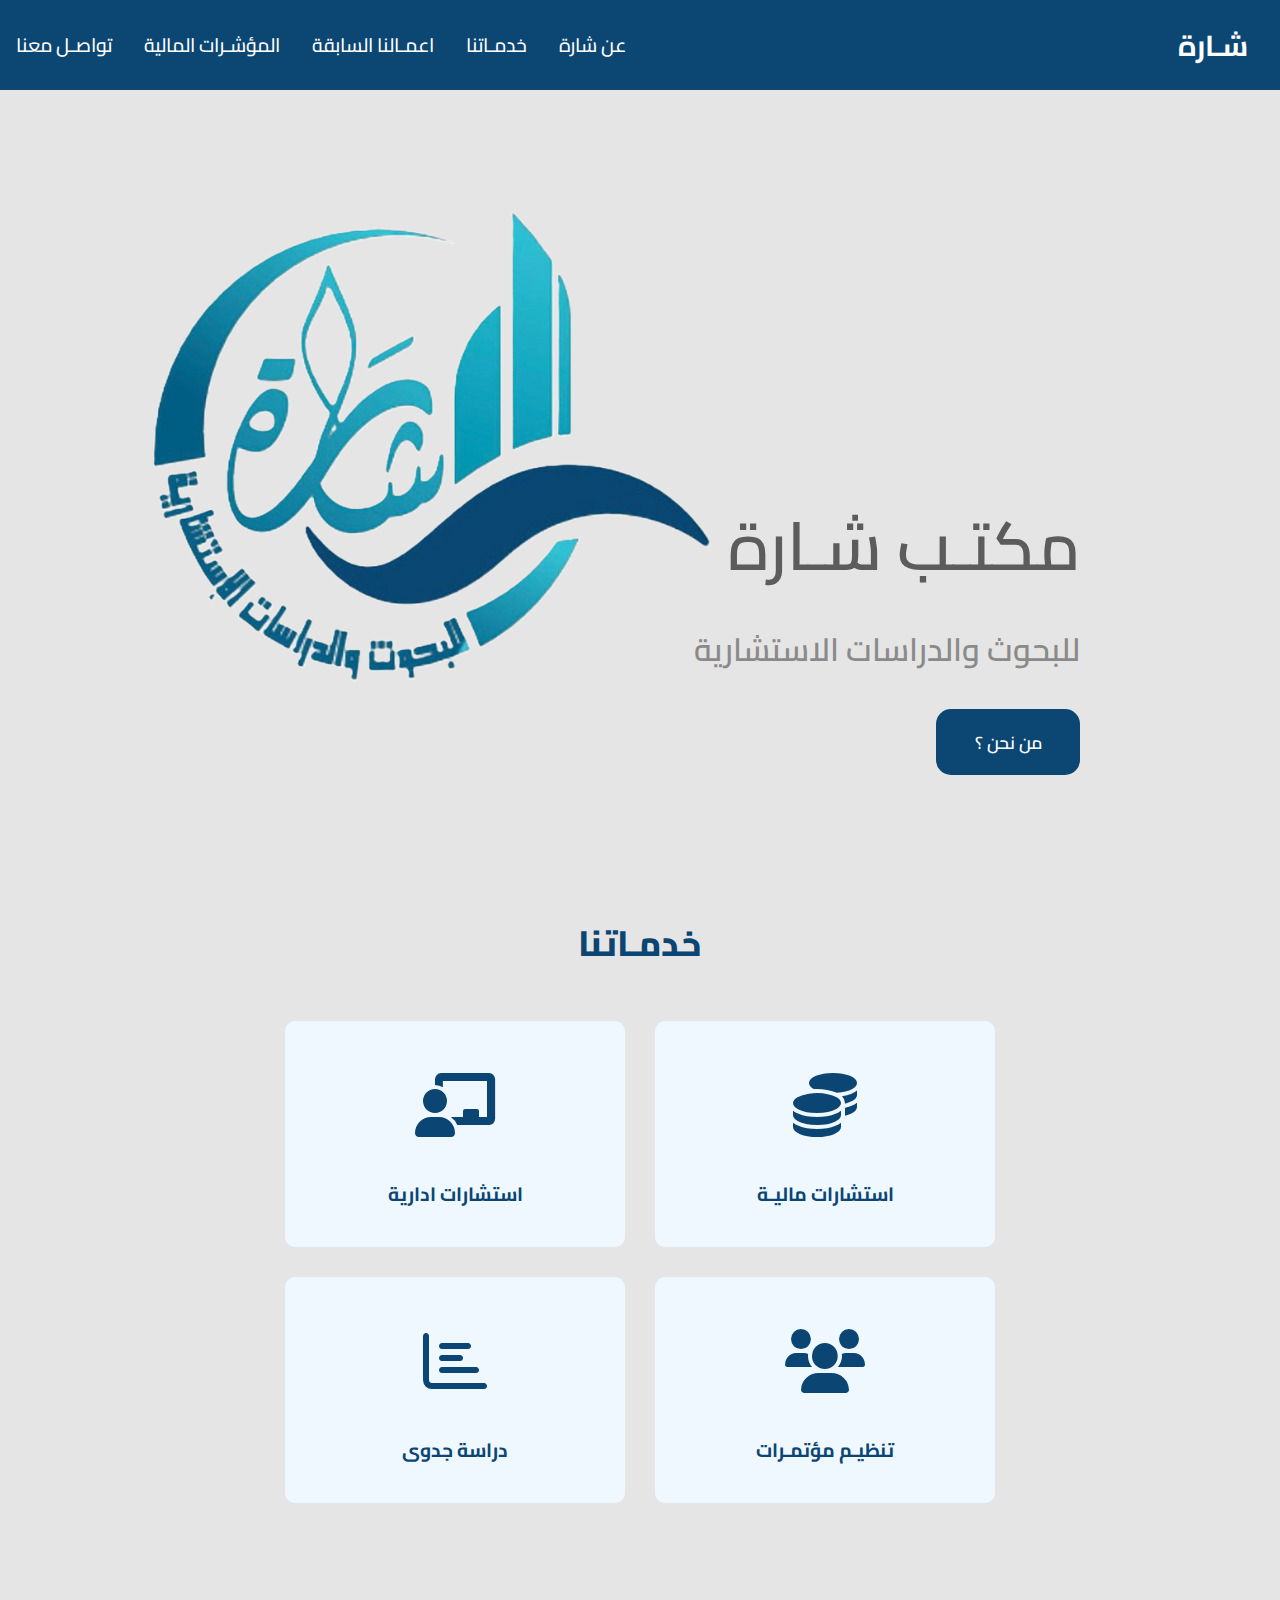
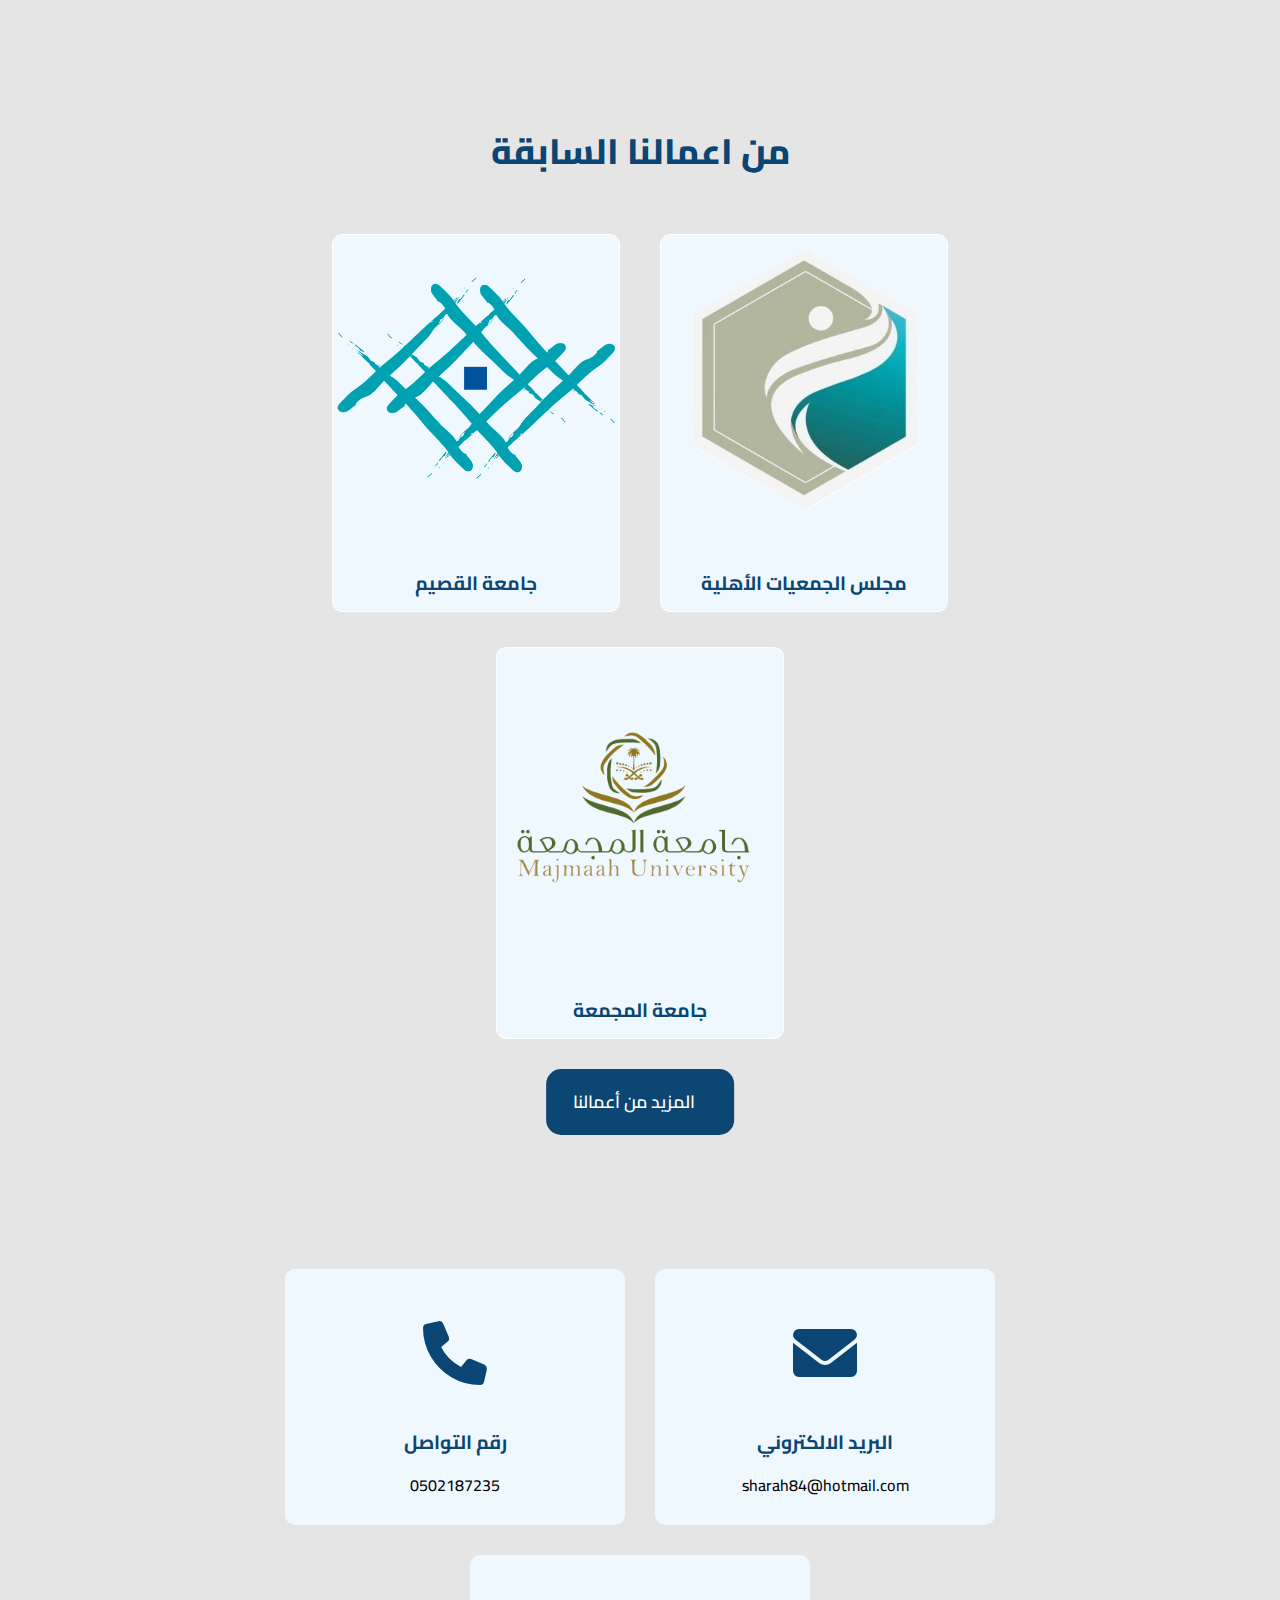
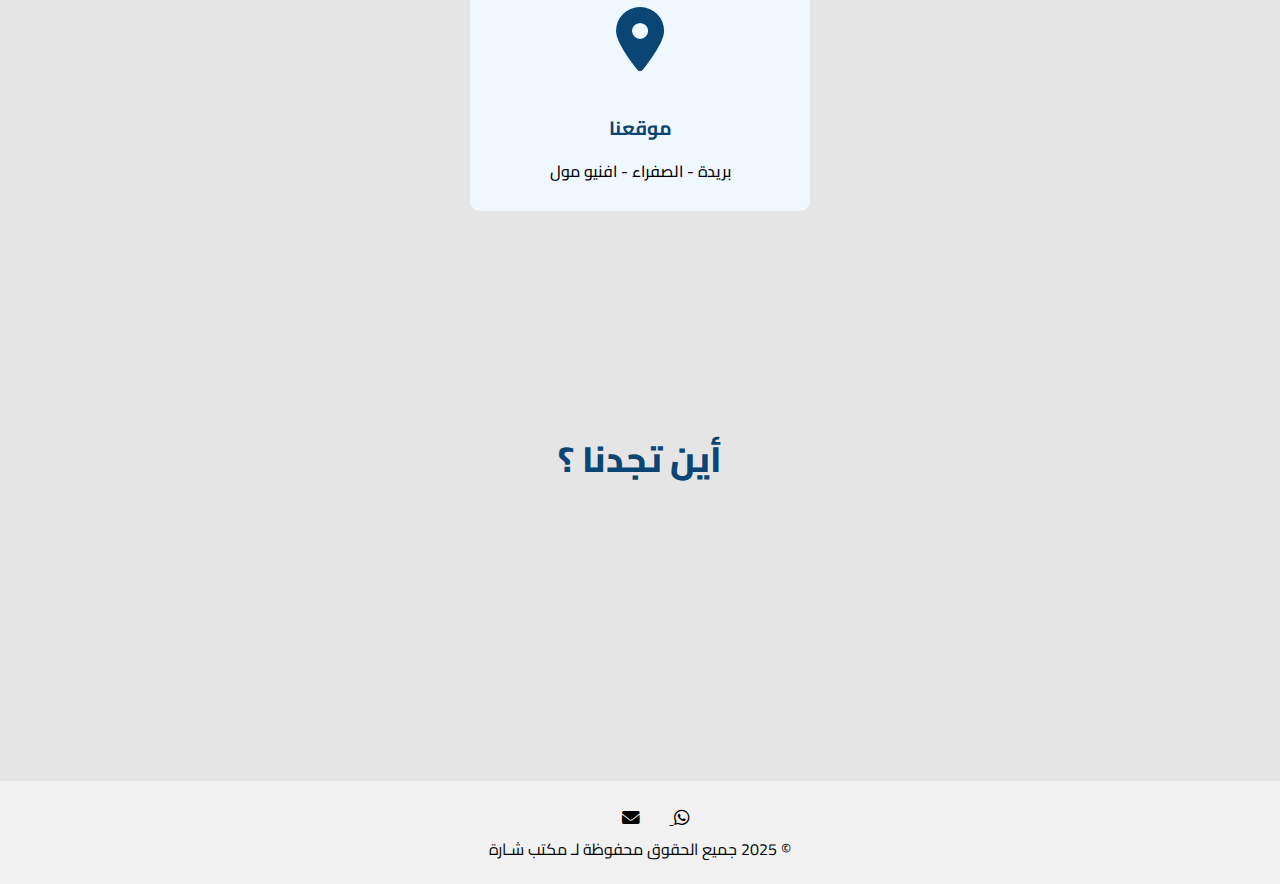
<file: index.html>
<!DOCTYPE html>
<html lang="ar" dir="rtl">
<head>
    
    <meta charset="UTF-8">
    <meta http-equiv="X-UA Compatible" content="IE-edge">
    <meta name="viewport" content="width=device-width, initial-scale=1.0">
    <link href="https://fonts.googleapis.com/css2?family=Cairo:wght@200..1000&display=swap" rel="stylesheet">
    <link rel="stylesheet" href="style.css">
    <link rel="stylesheet" herf="css/boot">
    <title> مكتب شـارة | الرئيسية</title> <!--عنوان التاب-->
    <link rel="stylesheet" href="https://cdnjs.cloudflare.com/ajax/libs/font-awesome/6.0.0-beta3/css/all.min.css">
</head>
<body>
   <!-- <header>
        <a href="#" class="logo">شـارة</a>
        <nav class="navigation">
            <ul class="nav-item">
            <a href="#services"> خدمـاتنا </a>
            <a href="#projects"> اعمـالنا السابقة</a>
            <a href="#Financial indicators"> المؤشـرات المالية</a>
            <a href="#about"> عن شارة</a>
            <a href="#contact"> تواصـل معنا </a>
        </nav>

    </header>-->

 <Navbar section>
    <nav>
        <a href="index.html" class="logo">شـارة</a>

        <!-- زر فتح السايد بار (يظهر فقط في الجوالات) -->
        <div class="menu-toggle" onclick="toggleSidebar()">
            ☰
        </div>

        <!-- القائمة العادية -->
        <ul class="nav-items active">
            <li class="nav-item">
                <a href="about.html" class="nav-link"> عن شارة</a>
            </li>
            <li class="nav-item">
                <a href="ourservice.html" class="nav-link"> خدمـاتنا </a>
            </li>
            <li class="nav-item">
                <a href="ourprojects.html" class="nav-link"> اعمـالنا السابقة</a> 
            </li>
            <li class="nav-item">
                <a href="Financial.html" class="nav-link"> المؤشـرات المالية</a>
            </li>
            <li class="nav-item">
                <a href="contact.html" class="nav-link"> تواصـل معنا </a>
            </li>
        </ul>

        <!-- السايد بار (يظهر فقط في الجوالات) -->
        <div id="sidebar" class="sidebar">
            <div class="close-btn" onclick="closeSidebar()">×</div> <!-- زر الإغلاق -->
            <ul>
                <li><a href=""</a></li>
                <li><a href=""</a></li>
                <li><a href=""</a></li>
                <li><a href="index.html">الصفحة الرئيسية</a></li>
                <li><a href="about.html">عن شارة</a></li>
                <li><a href="ourservice.html">خدماتنا</a></li>
                <li><a href="ourprojects.html">أعمالنا السابقة</a></li>
                <li><a href="Financial.html">المؤشرات المالية</a></li>
                <li><a href="contact.html">تواصل معنا</a></li>
            </ul>
        </div>
    </nav>
</Navbar>

<br></br>
<br>
    <section class="main">
        <div class="main-cont">
           <h2><br><span>مكتـب شـارة</span> </h2>
           <h3>للبحوث والدراسات الاستشارية  </h3>
           <a href="about.html" class="main-btn">من نحن ؟ </a>
        </div>
    </section>

    <section class="cards" id="services">
        <h2 class="title"> خدمـاتنا</h2>
        <div class="content">

            <div class="card">
                <div class="icon">
                    <i class="fa-solid fa-coins"></i>
                </div>
                <div class="info">
                    <h3 class="card-title"> استشارات ماليـة</h3>
                   
                </div>
            </div>
            <div class="card">
                <div class="icon">
                    <i class="fa-solid fa-chalkboard-user"></i>
                </div>
                <div class="info">
                    <h3 class="card-title"> استشارات ادارية</h3>
                   
                </div>
            </div>
            <div class="card">
                <div class="icon">
                    <i class="fa-solid fa-users"></i>
                </div>
                <div class="info">
                    <h3 class="card-title">تنظيـم مؤتمـرات   </h3>
                   
                </div>
            </div>

            <div class="card">
                <div class="icon">
                    <i class="fa-regular fa-chart-bar"></i>
                </div>
                <div class="info">
                    <h3 class="card-title"> دراسة جدوى</h3>
                    
                </div>
            </div>
            
        </div>
    </section>
    <section class="our-projects" id="projects">
        <h2 class="title"> من اعمالنا السابقة</h2>
        <div class="content">
            <div class="project-card">
                <div class="project-image">
                    <img src="images/mjls22.png">
                </div>
                <div class="info">
                    <h3> مجلس الجمعيات الأهلية</h3>
                   
                </div>
            </div>


            <div class="project-card">
                <div class="project-image">
                    <img src="images/quimage.jpeg">
                </div>
                <div class="info">
                    <h3>جامعة القصيم </h3>
                    <p class="card-description">

                </p>
                </div>
            </div>
            <div class="project-card">
                <div class="project-image">
                    <img src="images/Majmaah1.png">
                </div>
                <div class="info">
                    <h3>جامعة المجمعة </h3> 

                   
                </div>
            </div>
        </div>
    <a href="ourprojects.html" class="sec-btn">المزيد من أعمالنا </a>
</section>


       
    
<section>
    <div class="content">
        <div class="card">
            <div class="icon">
            </a><i class="fa-solid fa-envelope"></i>
            </div>
            <div class="info">
                <a href="mailto:sharah84@hotmail.com"></a>
                <h3> البريد الالكتروني</h3>
                <a href="mailto:sharah84@hotmail.com"></a>
                <p>sharah84@hotmail.com</p>

            </div>
        </div>
        <div class="card">
            <div class="icon">
                <i class="fa-solid fa-phone"></i>
            </div>
            <div class="info">
                <h3> رقم التواصل </h3>
                <p>0502187235 </p>
            </div>
        </div>
        <div class="card">
            <div class="icon">
                <i class="fa-solid fa-location-dot"></i>
            </div>
            <div class="info">
                <h3> موقعنا </h3>
                <p>بريدة - الصفراء - افنيو مول  </p>
            </div>
</section>

<section>
    <h2 class="title"> أين تجدنا ؟</h2>
    <div id="map-container">
        <iframe
        src="https://www.google.com/maps/embed?pb=!1m17!1m12!1m3!1d3575.0214972390013!2d43.96323067542043!3d26.358166676982098!2m3!1f0!2f0!3f0!3m2!1i1024!2i768!4f13.1!3m2!1m1!2zMjbCsDIxJzI5LjQiTiA0M8KwNTcnNTYuOSJF!5e0!3m2!1sen!2ssa!4v1739945889135!5m2!1sen!2ssa"
            width="100%"
            height="100%"
            style="border:0;"
            allowfullscreen=""
            loading="lazy"
            referrerpolicy="no-referrer-when-downgrade">
        </iframe>
</div>
</section>


<footer style="text-align: center; padding: 20px; background-color: #f1f1f1;">
    <div class="social-icons">
        <a href="https://wa.me/966502187235" target="_blank">
            <i class="fab fa-whatsapp whatsapp-icon"></i>
        </a>
        <a href="mailto:sharah84@hotmail.com"><i class="fa-solid fa-envelope"></i></a>
    </div>
    <p>&copy; 2025 جميع الحقوق محفوظة لـ مكتب شـارة </p>

</footer>
<script src="./script.js"></script>

<script src="nav.js"></script>

</body>
</html>
</file>
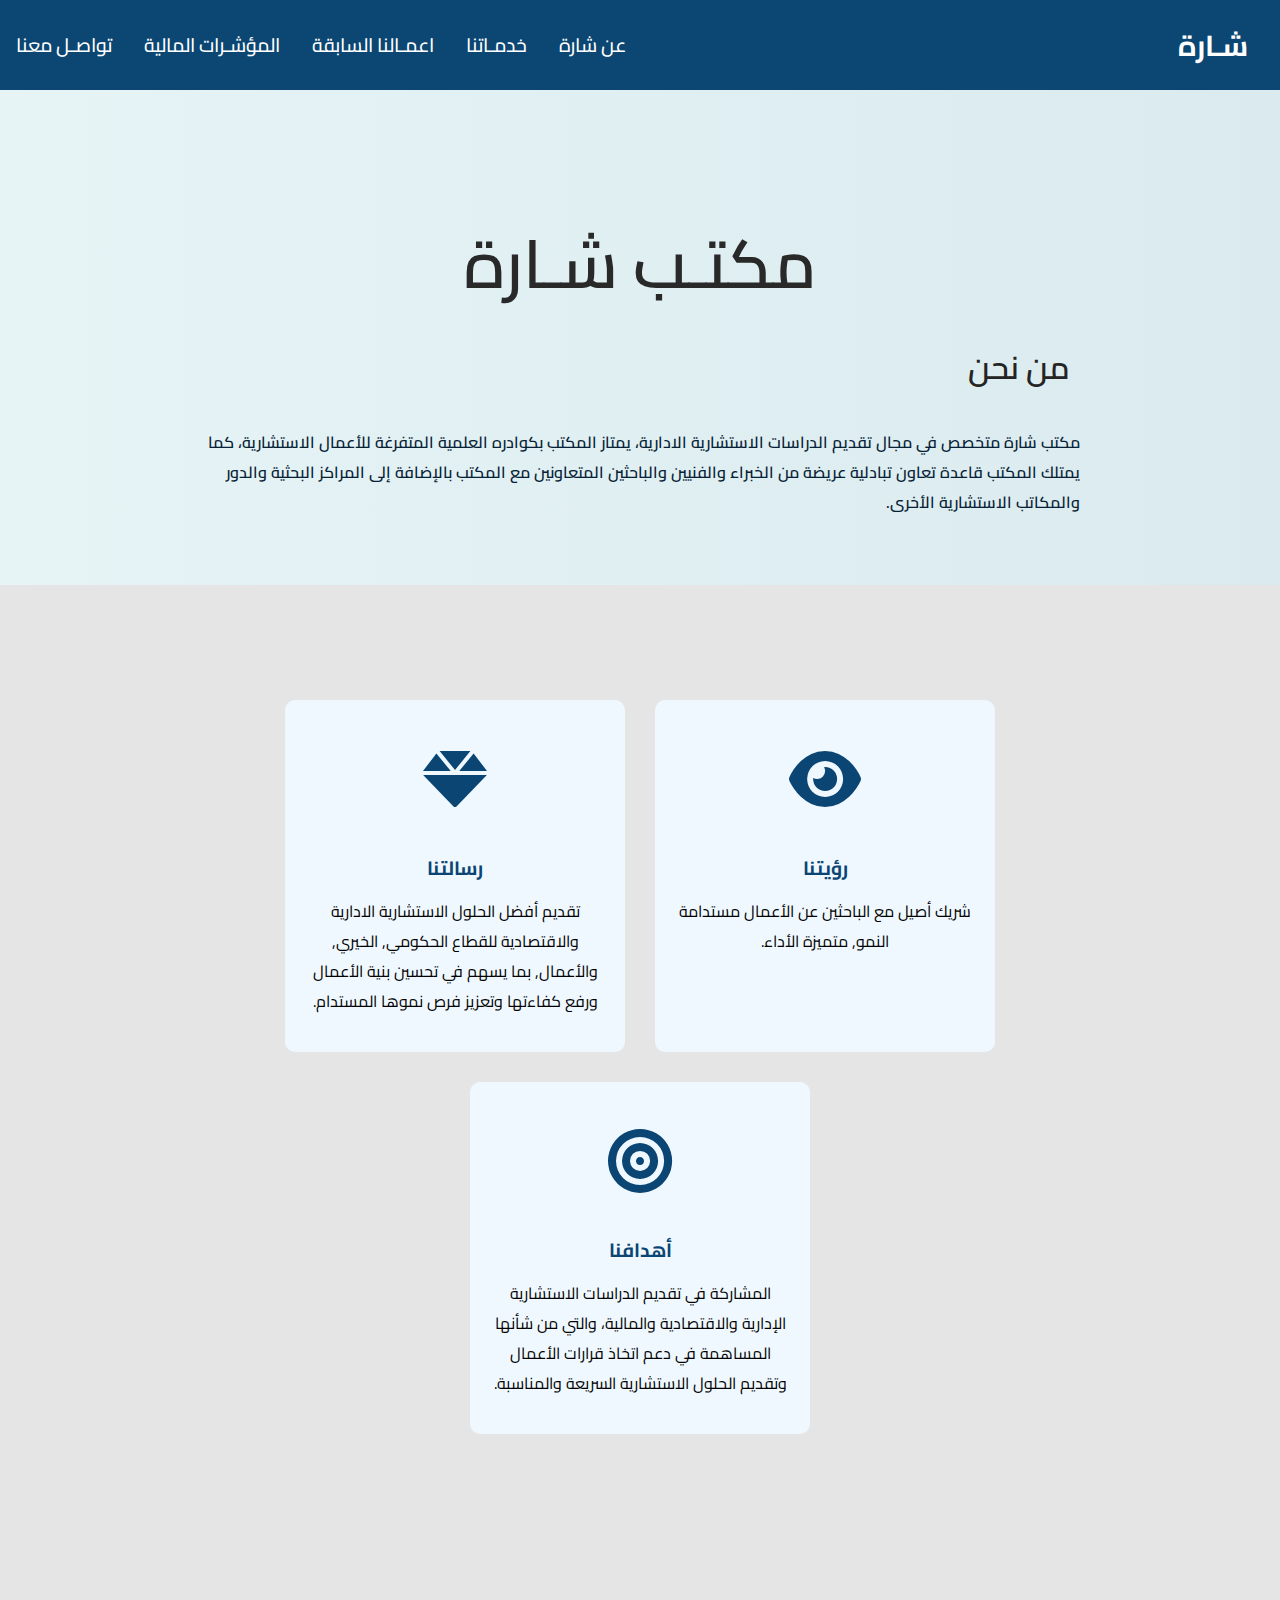
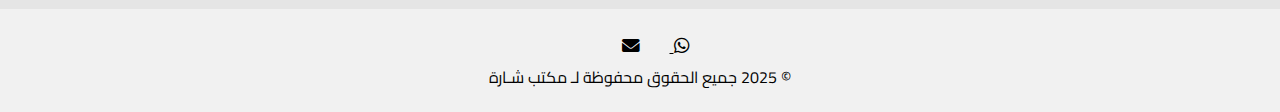
<file: about.html>
<!DOCTYPE html>
<html lang="ar" dir="rtl">
<head>
    
    <meta charset="UTF-8">
    <meta http-equiv="X-UA Compatible" content="IE-edge">
    <meta name="viewport" content="width=device-width, initial-scale=1.0">
    <link href="https://fonts.googleapis.com/css2?family=Cairo:wght@200..1000&display=swap" rel="stylesheet">
    <link rel="stylesheet" href="style.css">
    <title> شـارة | من نحن ؟</title> <!--عنوان التاب-->
    <link rel="stylesheet" href="https://cdnjs.cloudflare.com/ajax/libs/font-awesome/6.0.0-beta3/css/all.min.css">
</head>
<body>
   <!-- <header>
        <a href="#" class="logo">شـارة</a>
        <nav class="navigation">
            <ul class="nav-item">
            <a href="services"> خدمـاتنا </a>
            <a href="projects"> اعمـالنا السابقة</a>
            <a href="Financial indicators"> المؤشـرات المالية</a>
            <a href="about"> عن شارة</a>
            <a href="contact"> تواصـل معنا </a>
        </nav>
        <i class="fas fa-bars"></i>
    </header>-->

    <!--Navbar section-->
    <Navbar section>
        <nav>
            <a href="index.html" class="logo">شـارة</a>
    
            <!-- زر فتح السايد بار (يظهر فقط في الجوالات) -->
            <div class="menu-toggle" onclick="toggleSidebar()">
                ☰
            </div>
    
            <!-- القائمة العادية -->
            <ul class="nav-items active">
                <li class="nav-item">
                    <a href="about.html" class="nav-link"> عن شارة</a>
                </li>
                <li class="nav-item">
                    <a href="ourservice.html" class="nav-link"> خدمـاتنا </a>
                </li>
                <li class="nav-item">
                    <a href="ourprojects.html" class="nav-link"> اعمـالنا السابقة</a> 
                </li>
                <li class="nav-item">
                    <a href="Financial.html" class="nav-link"> المؤشـرات المالية</a>
                </li>
                <li class="nav-item">
                    <a href="contact.html" class="nav-link"> تواصـل معنا </a>
                </li>
            </ul>
    
            <!-- السايد بار (يظهر فقط في الجوالات) -->
            <div id="sidebar" class="sidebar">
                <div class="close-btn" onclick="closeSidebar()">×</div> <!-- زر الإغلاق -->
                <ul>
                    <li><a href=""</a></li>
                    <li><a href=""</a></li>
                    <li><a href=""</a></li>
                    <li><a href="index.html">الصفحة الرئيسية</a></li>
                    <li><a href="about.html">عن شارة</a></li>
                    <li><a href="ourservice.html">خدماتنا</a></li>
                    <li><a href="ourprojects.html">أعمالنا السابقة</a></li>
                    <li><a href="Financial.html">المؤشرات المالية</a></li>
                    <li><a href="contact.html">تواصل معنا</a></li>
                </ul>
            </div>
        </nav>
    </Navbar>
    
    
    
    <section class="about">
        <div class="about-cont">
           <h2><span>مكتـب شـارة</span> </h2>

                       <div class="info">
                <h3>من نحن</h3>
          <h4>
                مكتب شارة متخصص في مجال تقديم الدراسات الاستشارية الادارية،
                
               يمتاز المكتب بكوادره العلمية المتفرغة للأعمال الاستشارية، كما يمتلك المكتب قاعدة تعاون تبادلية عريضة من الخبراء
               والفنيين والباحثين المتعاونين مع المكتب بالإضافة إلى المراكز البحثية والدور والمكاتب الاستشارية الأخرى.</h4>
            </div>
        </section>
            



<section>
    
    <div class="content">
            <div class="sec-card">
                <div class="icon">
                    <i class="fas fa-eye"></i>
                </div>
                <div class="info">
                    <h3>رؤيتنا</h3>
                    <p>شريك أصيل مع الباحثين عن الأعمال مستدامة النمو, متميزة الأداء.</p>
                </div>
            </div>
            <div class="sec-card">
                <div class="icon">
                    <i class="fas fa-gem"></i>
                </div>
                <div class="info">
                    <h3>رسالتنا</h3>
                    <p> تقديم أفضل الحلول الاستشارية الادارية والاقتصادية للقطاع الحكومي, الخيري, والأعمال, بما يسهم في تحسين بنية الأعمال ورفع كفاءتها وتعزيز فرص نموها المستدام.
                </div>
            </div>
            <div>
            <div class="sec-card">
                <div class="icon">
                    <i class="fa-solid fa-bullseye"></i>
                </div>
                <div class="info">
                    <h3>أهدافنا</h3>
                    <p>
                    المشاركة في تقديم الدراسات الاستشارية الإدارية والاقتصادية والمالية، والتي من شأنها
                    المساهمة في دعم اتخاذ قرارات الأعمال وتقديم الحلول الاستشارية السريعة والمناسبة.</p>
            
                
            </div>
</div>
                
</section>

<br></br>

    </div>
</section>


<footer style="text-align: center; padding: 20px; background-color: #f1f1f1;">
    <div class="social-icons">
        <a href="https://wa.me/966502187235" target="_blank">
            <i class="fab fa-whatsapp whatsapp-icon"></i>
        </a>
        <a href="mailto:sharah84@hotmail.com"><i class="fa-solid fa-envelope"></i></a>
    </div>
    <p>&copy; 2025 جميع الحقوق محفوظة لـ مكتب شـارة </p>
</footer>
<script src="./script.js"></script>

<script src="nav.js"></script>

</body>
</html>
</file>
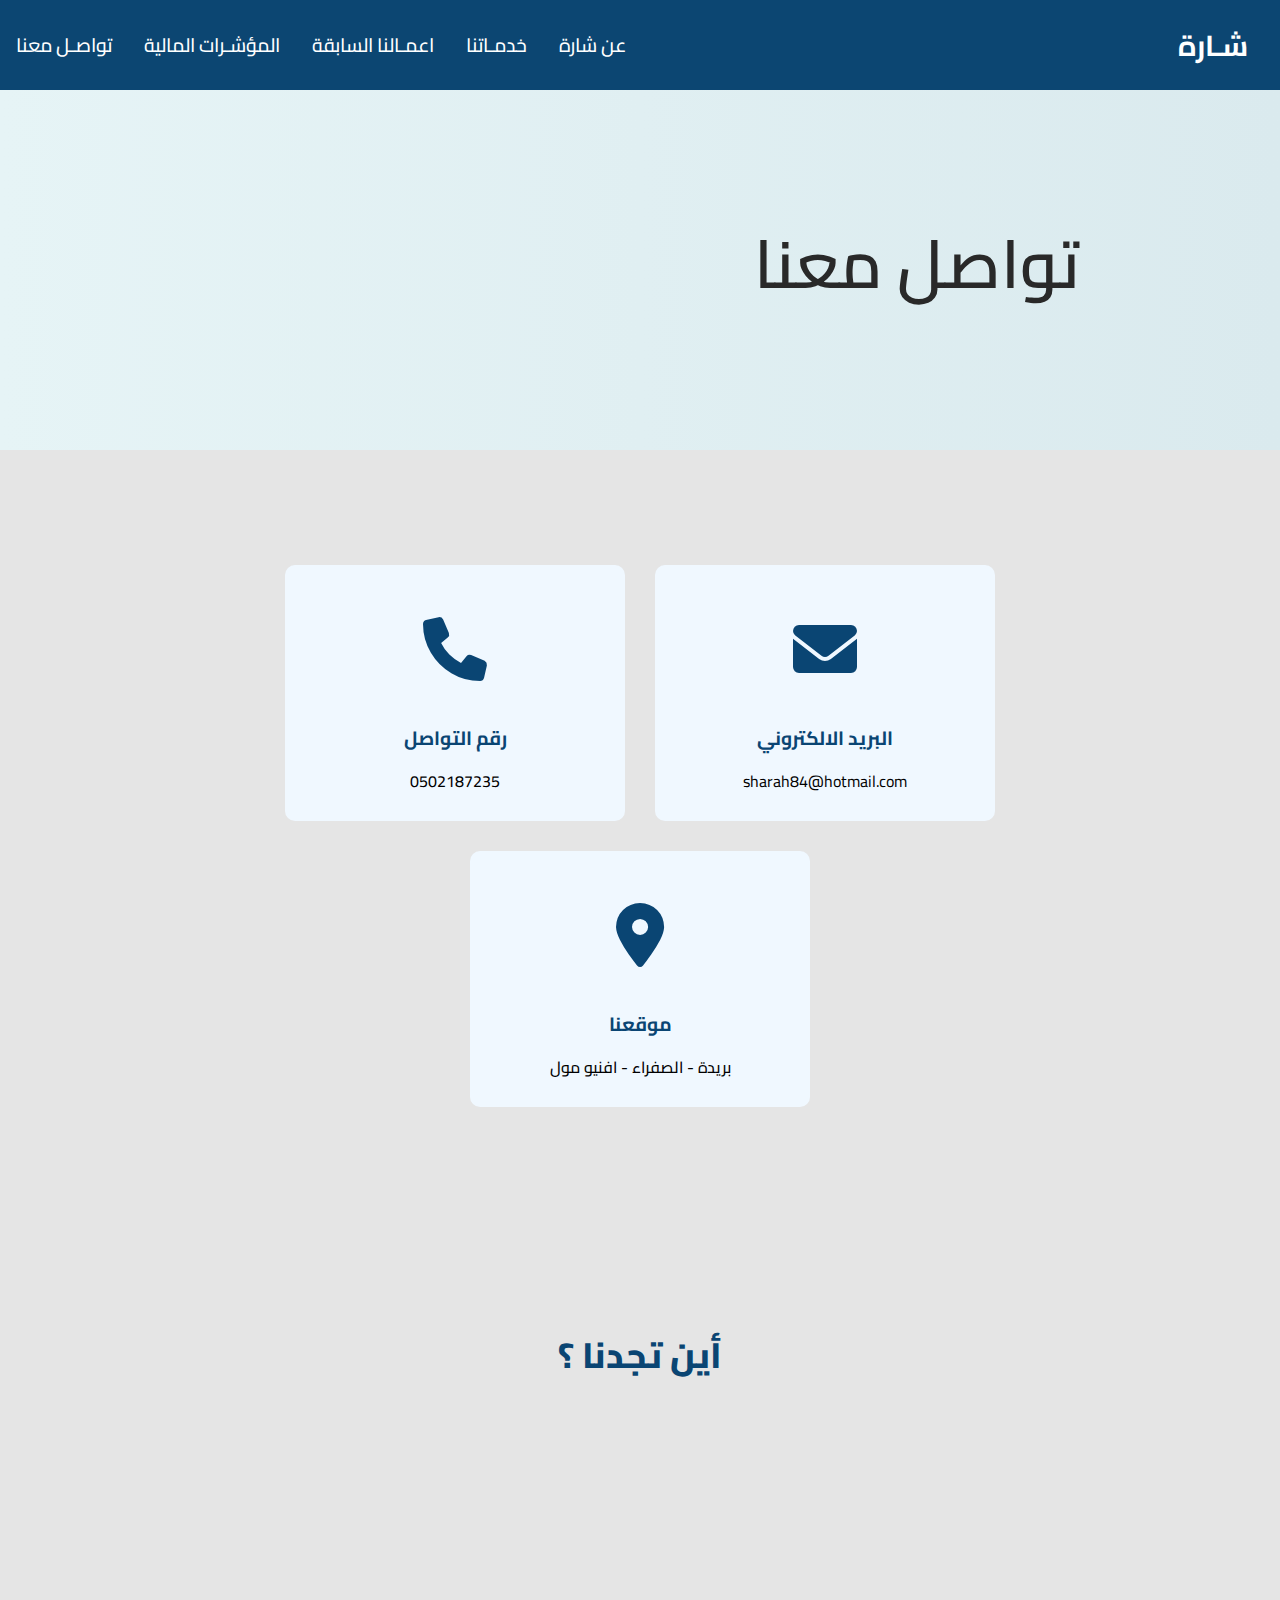
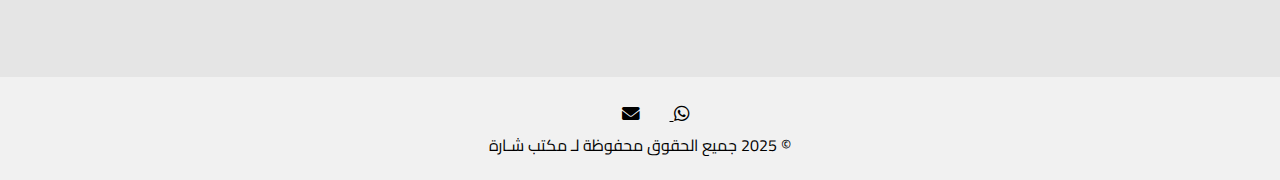
<file: contact.html>
<!DOCTYPE html>
<html lang="ar" dir="rtl">
<head>
    
    <meta charset="UTF-8">
    <meta http-equiv="X-UA Compatible" content="IE-edge">
    <meta name="viewport" content="width=device-width, initial-scale=1.0">
    <link href="https://fonts.googleapis.com/css2?family=Cairo:wght@200..1000&display=swap" rel="stylesheet">
    <link rel="stylesheet" href="style.css">
    <title> شـارة | تواصـل معنا </title> <!--عنوان التاب-->
    <link rel="stylesheet" href="https://cdnjs.cloudflare.com/ajax/libs/font-awesome/6.0.0-beta3/css/all.min.css">
</head>
<body>
       <!-- <header>
        <a href="#" class="logo">شـارة</a>
        <nav class="navigation">
            <ul class="nav-item">
            <a href="#services"> خدمـاتنا </a>
            <a href="#projects"> اعمـالنا السابقة</a>
            <a href="#Financial indicators"> المؤشـرات المالية</a>
            <a href="#about"> عن شارة</a>
            <a href="#contact"> تواصـل معنا </a>
        </nav>
        <i class="fas fa-bars"></i>
    </header>-->

    <!--Navbar section-->
    <Navbar section>
        <nav>
            <a href="index.html" class="logo">شـارة</a>
    
            <!-- زر فتح السايد بار (يظهر فقط في الجوالات) -->
            <div class="menu-toggle" onclick="toggleSidebar()">
                ☰
            </div>
    
            <!-- القائمة العادية -->
            <ul class="nav-items active">
                <li class="nav-item">
                    <a href="about.html" class="nav-link"> عن شارة</a>
                </li>
                <li class="nav-item">
                    <a href="ourservice.html" class="nav-link"> خدمـاتنا </a>
                </li>
                <li class="nav-item">
                    <a href="ourprojects.html" class="nav-link"> اعمـالنا السابقة</a> 
                </li>
                <li class="nav-item">
                    <a href="Financial.html" class="nav-link"> المؤشـرات المالية</a>
                </li>
                <li class="nav-item">
                    <a href="contact.html" class="nav-link"> تواصـل معنا </a>
                </li>
            </ul>
    
            <!-- السايد بار (يظهر فقط في الجوالات) -->
            <div id="sidebar" class="sidebar">
                <div class="close-btn" onclick="closeSidebar()">×</div> <!-- زر الإغلاق -->
                <ul>
                    <li><a href=""</a></li>
                    <li><a href=""</a></li>
                    <li><a href=""</a></li>
                    <li><a href="index.html">الصفحة الرئيسية</a></li>
                    <li><a href="about.html">عن شارة</a></li>
                    <li><a href="ourservice.html">خدماتنا</a></li>
                    <li><a href="ourprojects.html">أعمالنا السابقة</a></li>
                    <li><a href="Financial.html">المؤشرات المالية</a></li>
                    <li><a href="contact.html">تواصل معنا</a></li>
                </ul>
            </div>
        </nav>
    </Navbar>
    

    
    </header>

    <section class="contacts">
        <div class="contacts-cont">
           <h2><span>تواصل معنا  </span> </h2>
           
           </div>
           </section>

    <section>
        <div class="content">
            <div class="card">
                <div class="icon">
                </a><i class="fa-solid fa-envelope"></i>
                </div>
                <div class="info">
                    <h3> البريد الالكتروني</h3>
                    <a href="mailto:sharah84@hotmail.com">sharah84@hotmail.com</a>

    
                </div>
            </div>
            <div class="card">
                <div class="icon">
                </a><i class="fa-solid fa-phone"></i>
                </div>
                <div class="info">
                    <h3> رقم التواصل</h3>
                    <a href="https://wa.me/966502187235" target="_blank">

                    <p>0502187235 </p>


                </div>
            </div>
            <div class="card">
                <div class="icon">
                </a><i class="fa-solid fa-location-dot"></i>
                </div>
                <div class="info">
                    <h3> موقعنا </h3>
                    <p>بريدة - الصفراء - افنيو مول  </p>
                    
                </div>
    </section>
<section>
    <h2 class="title"> أين تجدنا ؟</h2>
    <div id="map-container">
        <iframe
        src="https://www.google.com/maps/embed?pb=!1m17!1m12!1m3!1d3575.0214972390013!2d43.96323067542043!3d26.358166676982098!2m3!1f0!2f0!3f0!3m2!1i1024!2i768!4f13.1!3m2!1m1!2zMjbCsDIxJzI5LjQiTiA0M8KwNTcnNTYuOSJF!5e0!3m2!1sen!2ssa!4v1739945889135!5m2!1sen!2ssa"
            width="100%"
            height="100%"
            style="border:0;"
            allowfullscreen=""
            loading="lazy"
            referrerpolicy="no-referrer-when-downgrade">
        </iframe>
</div>
</section>

    <footer style="text-align: center; padding: 20px; background-color: #f1f1f1;">
        <div class="social-icons">
            <a href="https://wa.me/966502187235" target="_blank">
                <i class="fab fa-whatsapp whatsapp-icon"></i>
            </a>
            <a href="mailto:sharah84@hotmail.com"><i class="fa-solid fa-envelope"></i></a>
        </div>
        <p>&copy; 2025 جميع الحقوق محفوظة لـ مكتب شـارة </p>
    </footer>
    <script src="./script.js"></script>

    <script src="nav.js"></script>
</body>
</html>
</file>
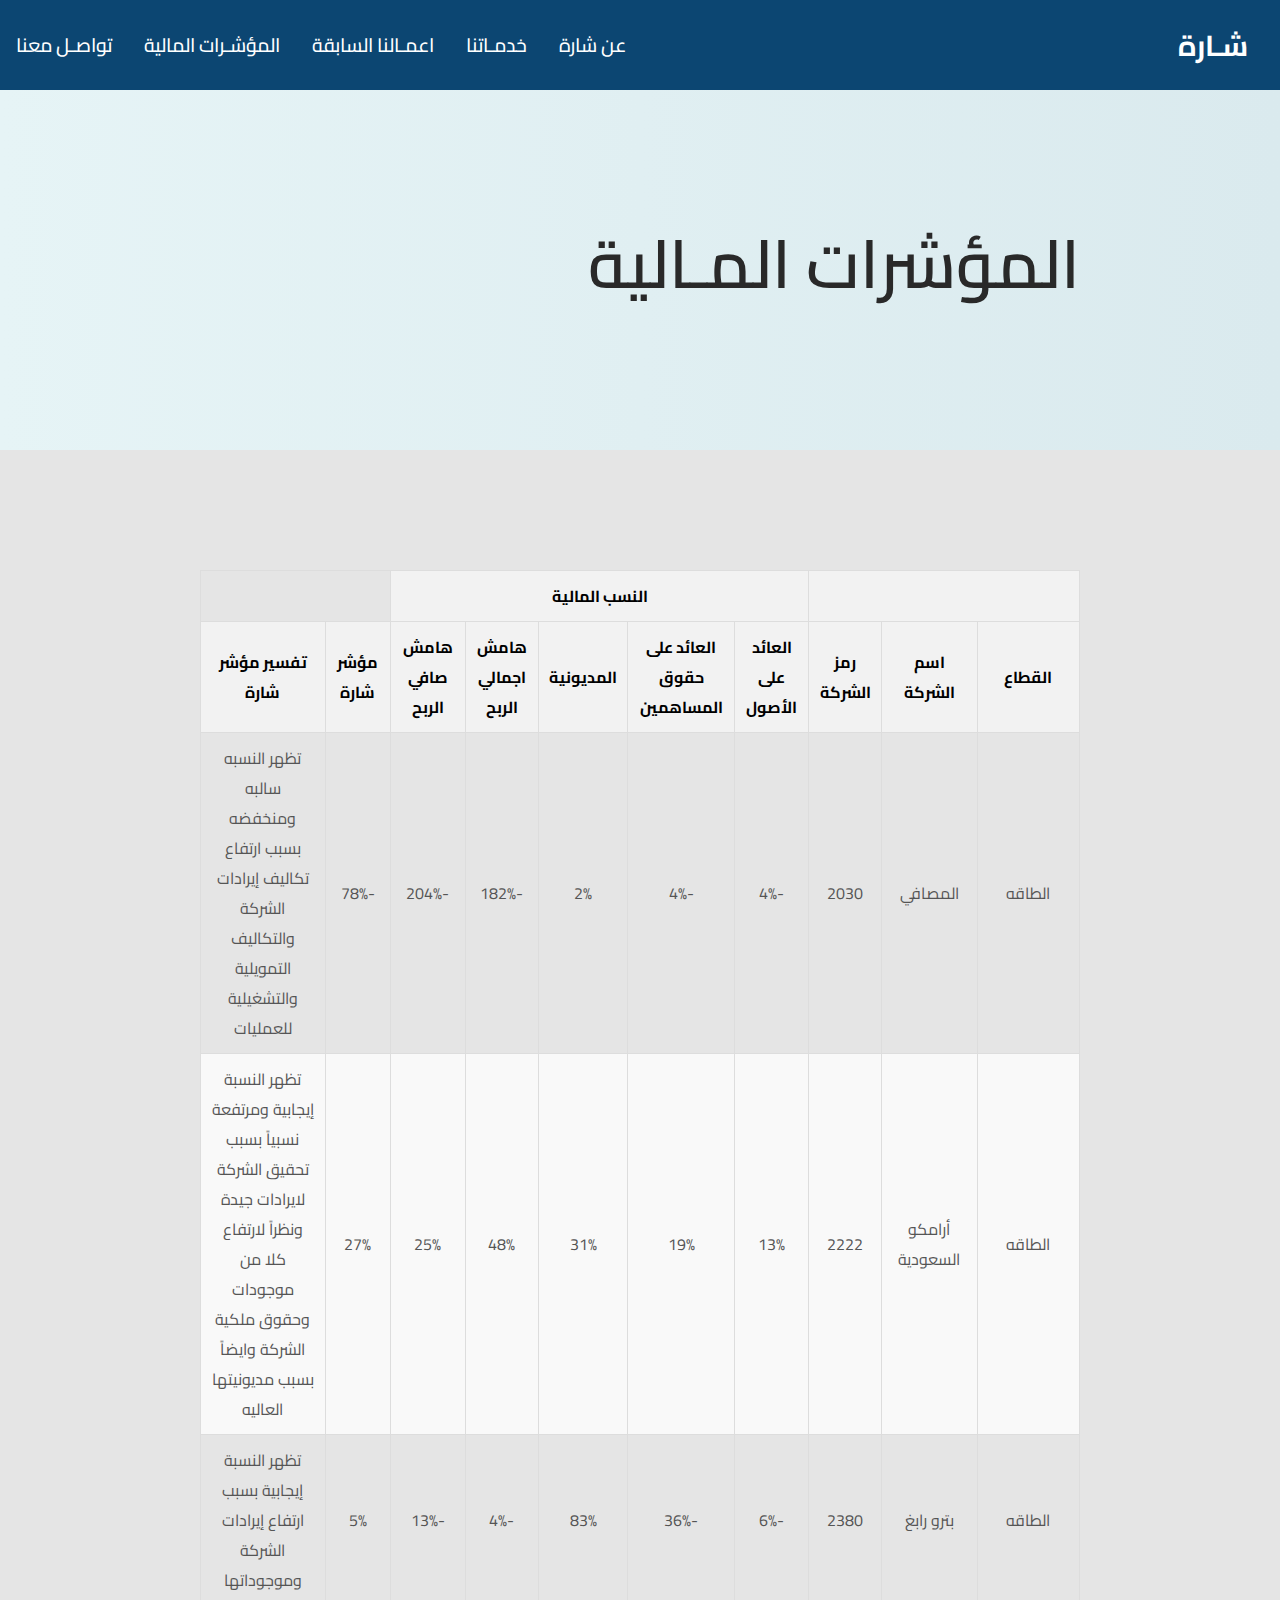
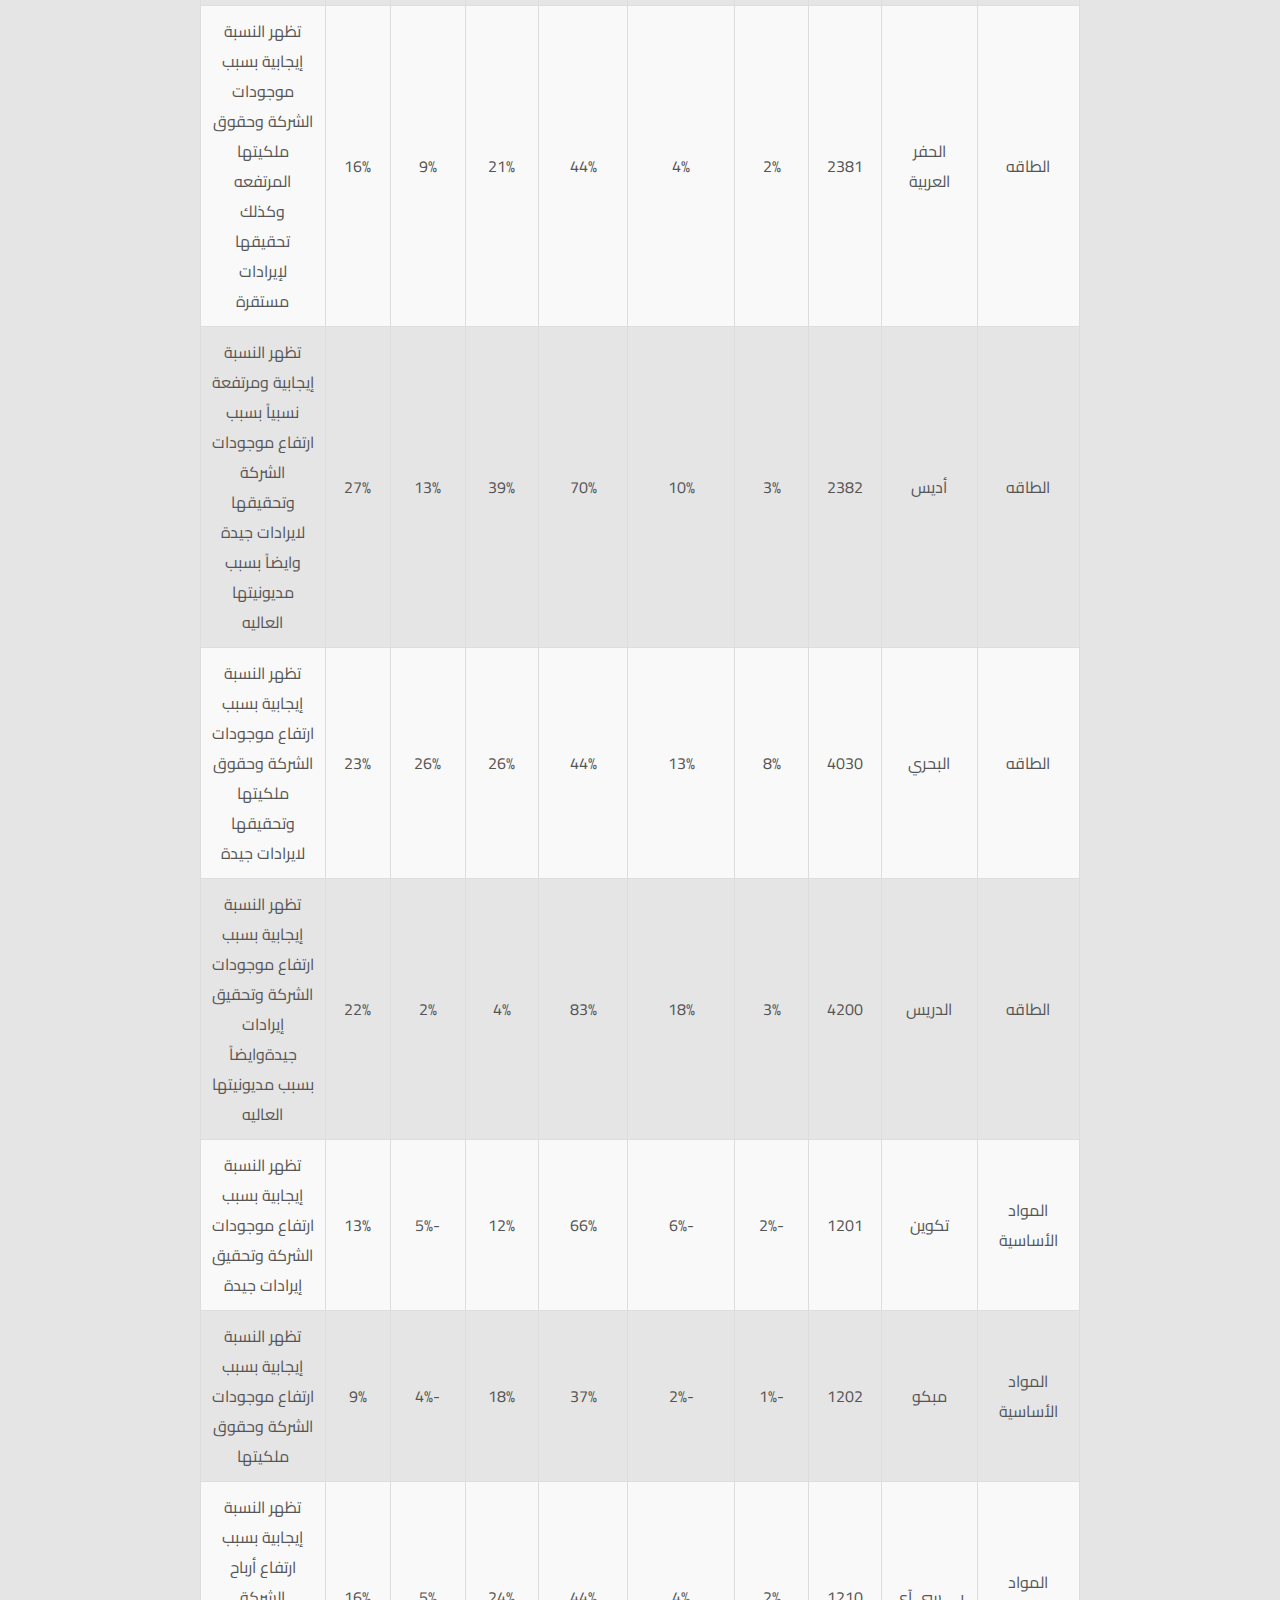
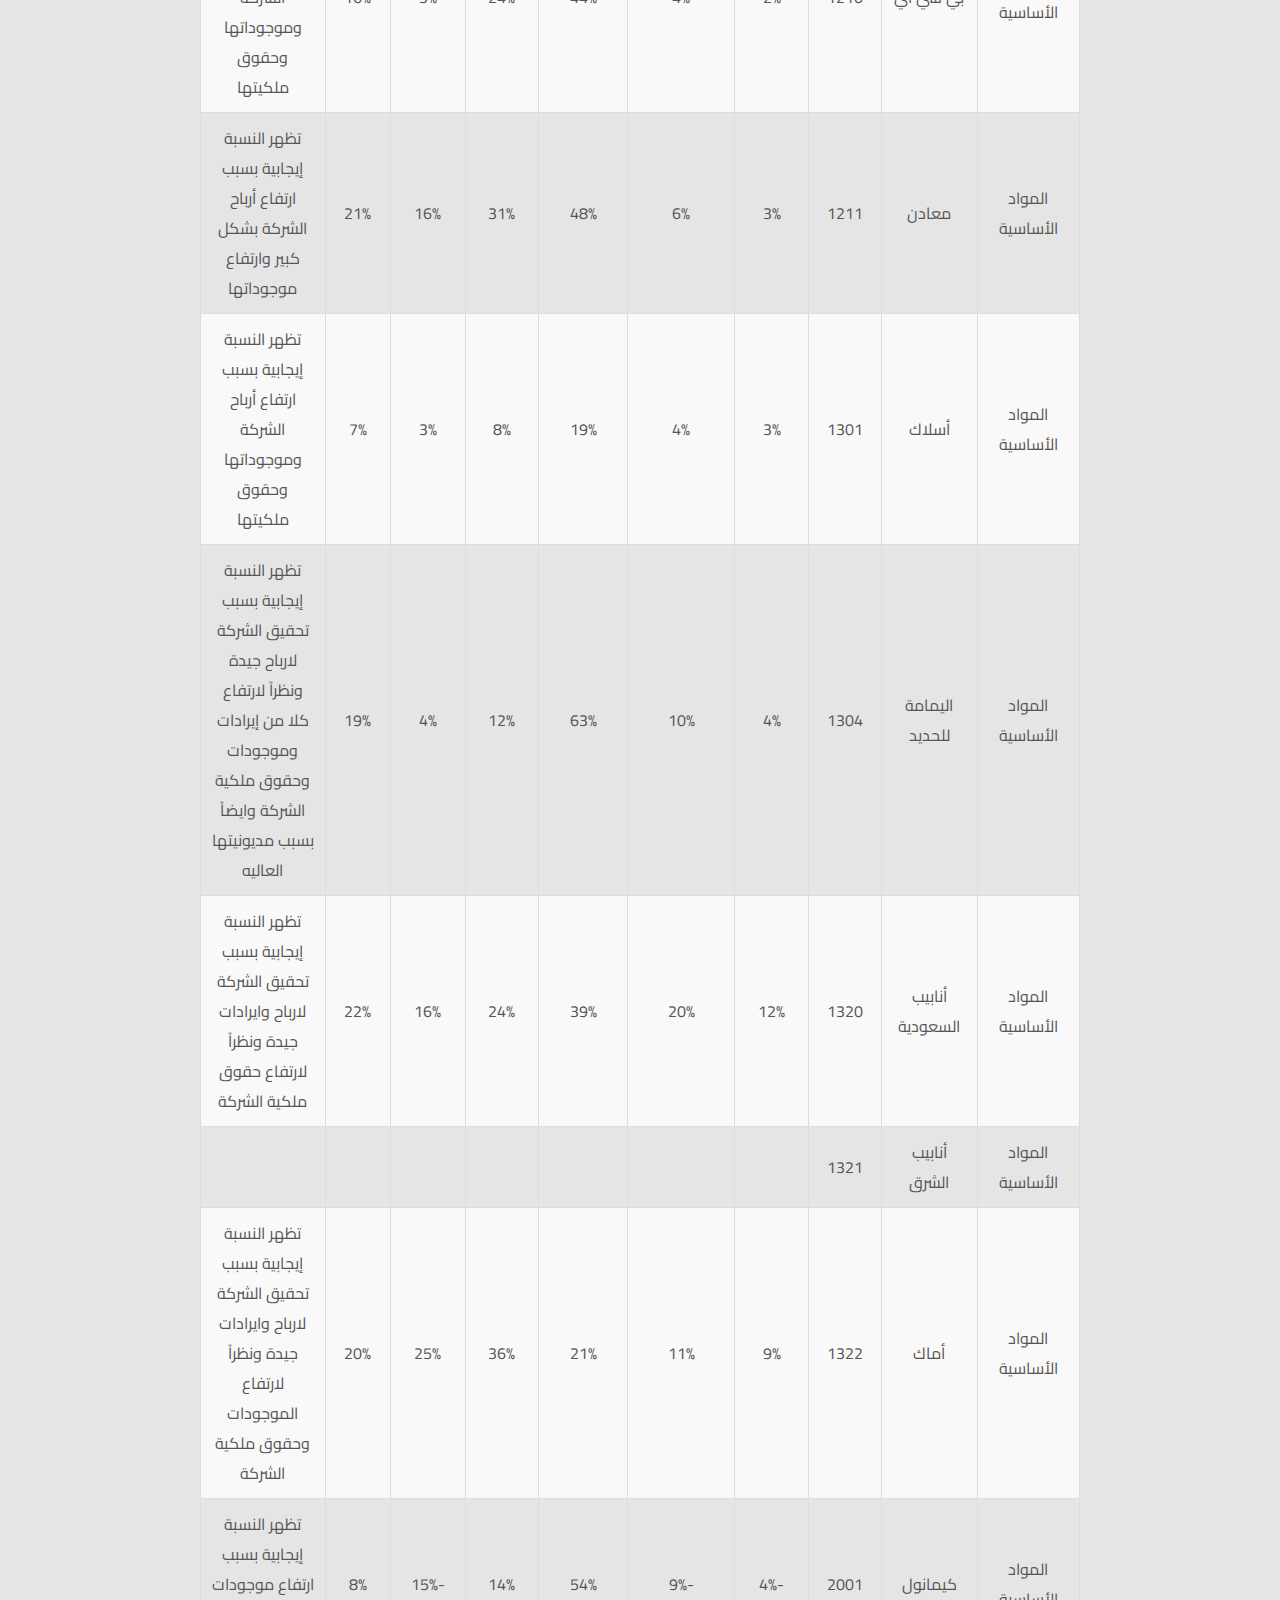
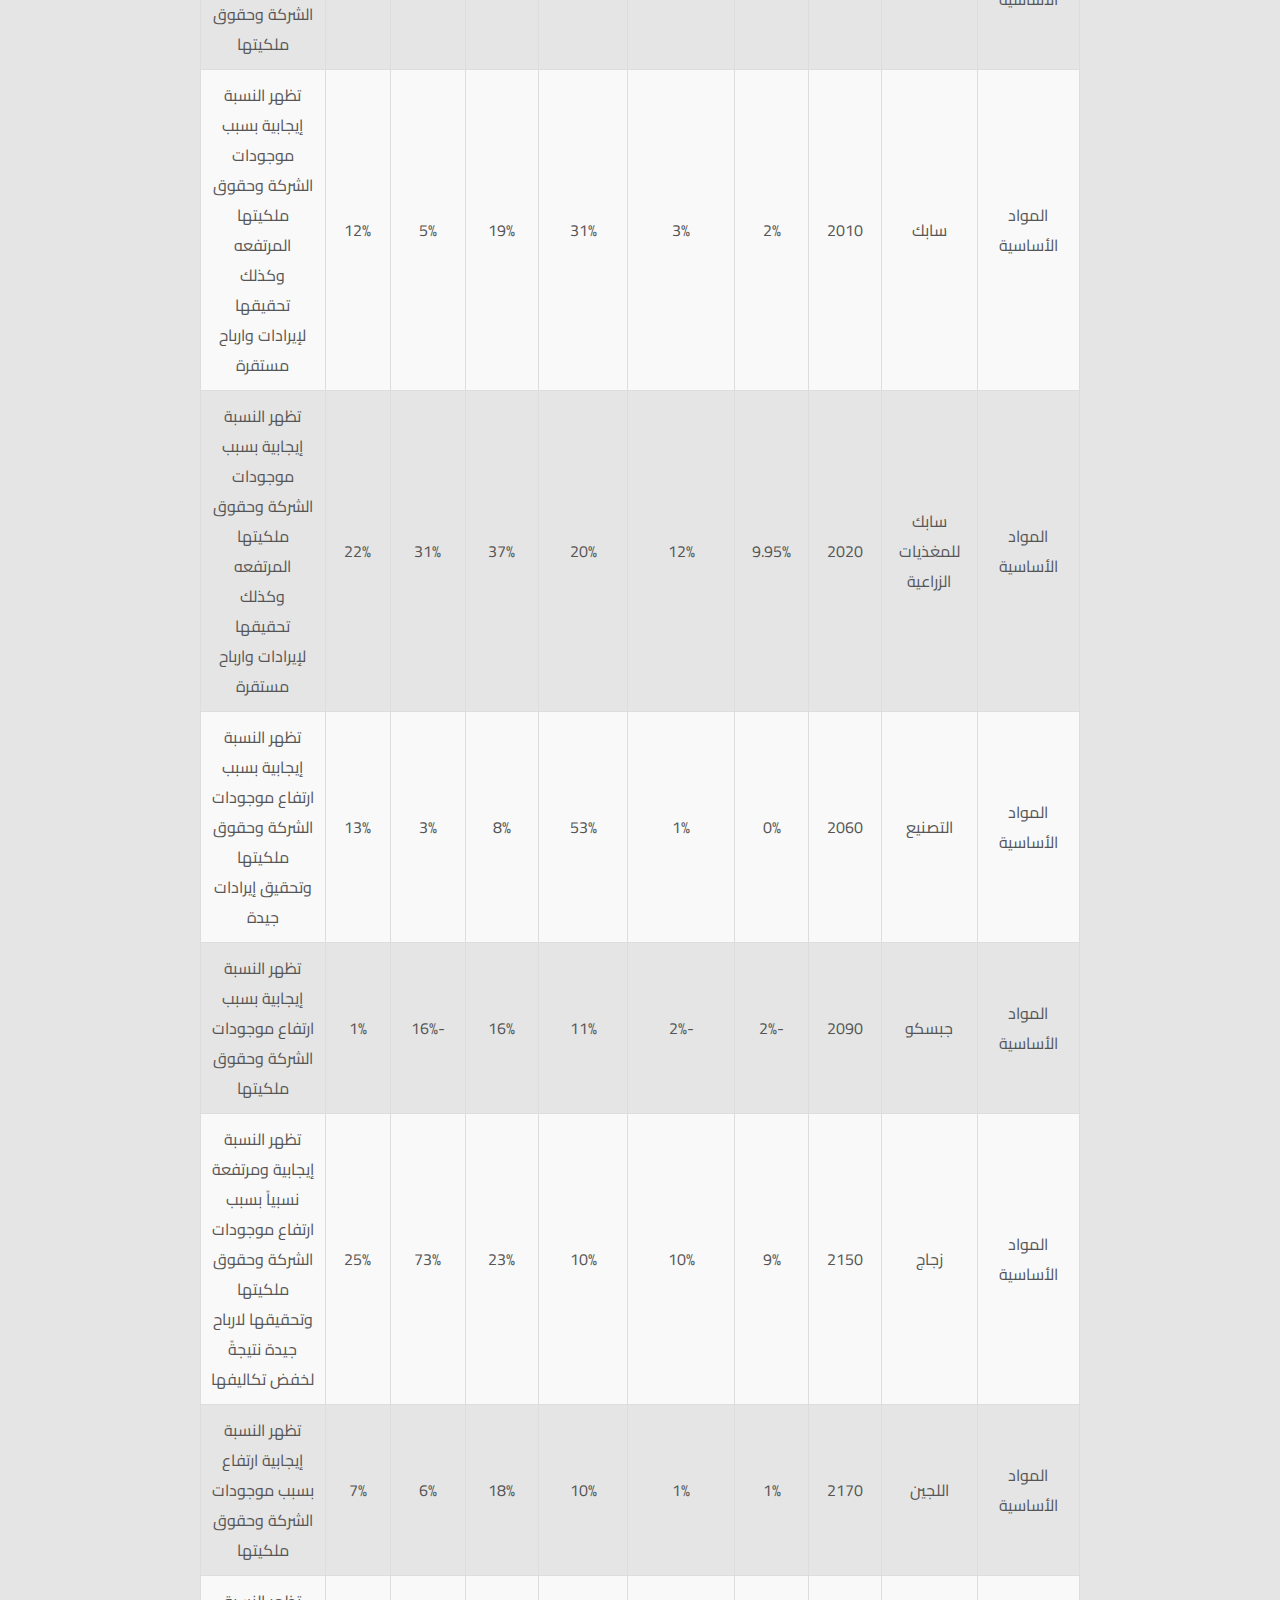
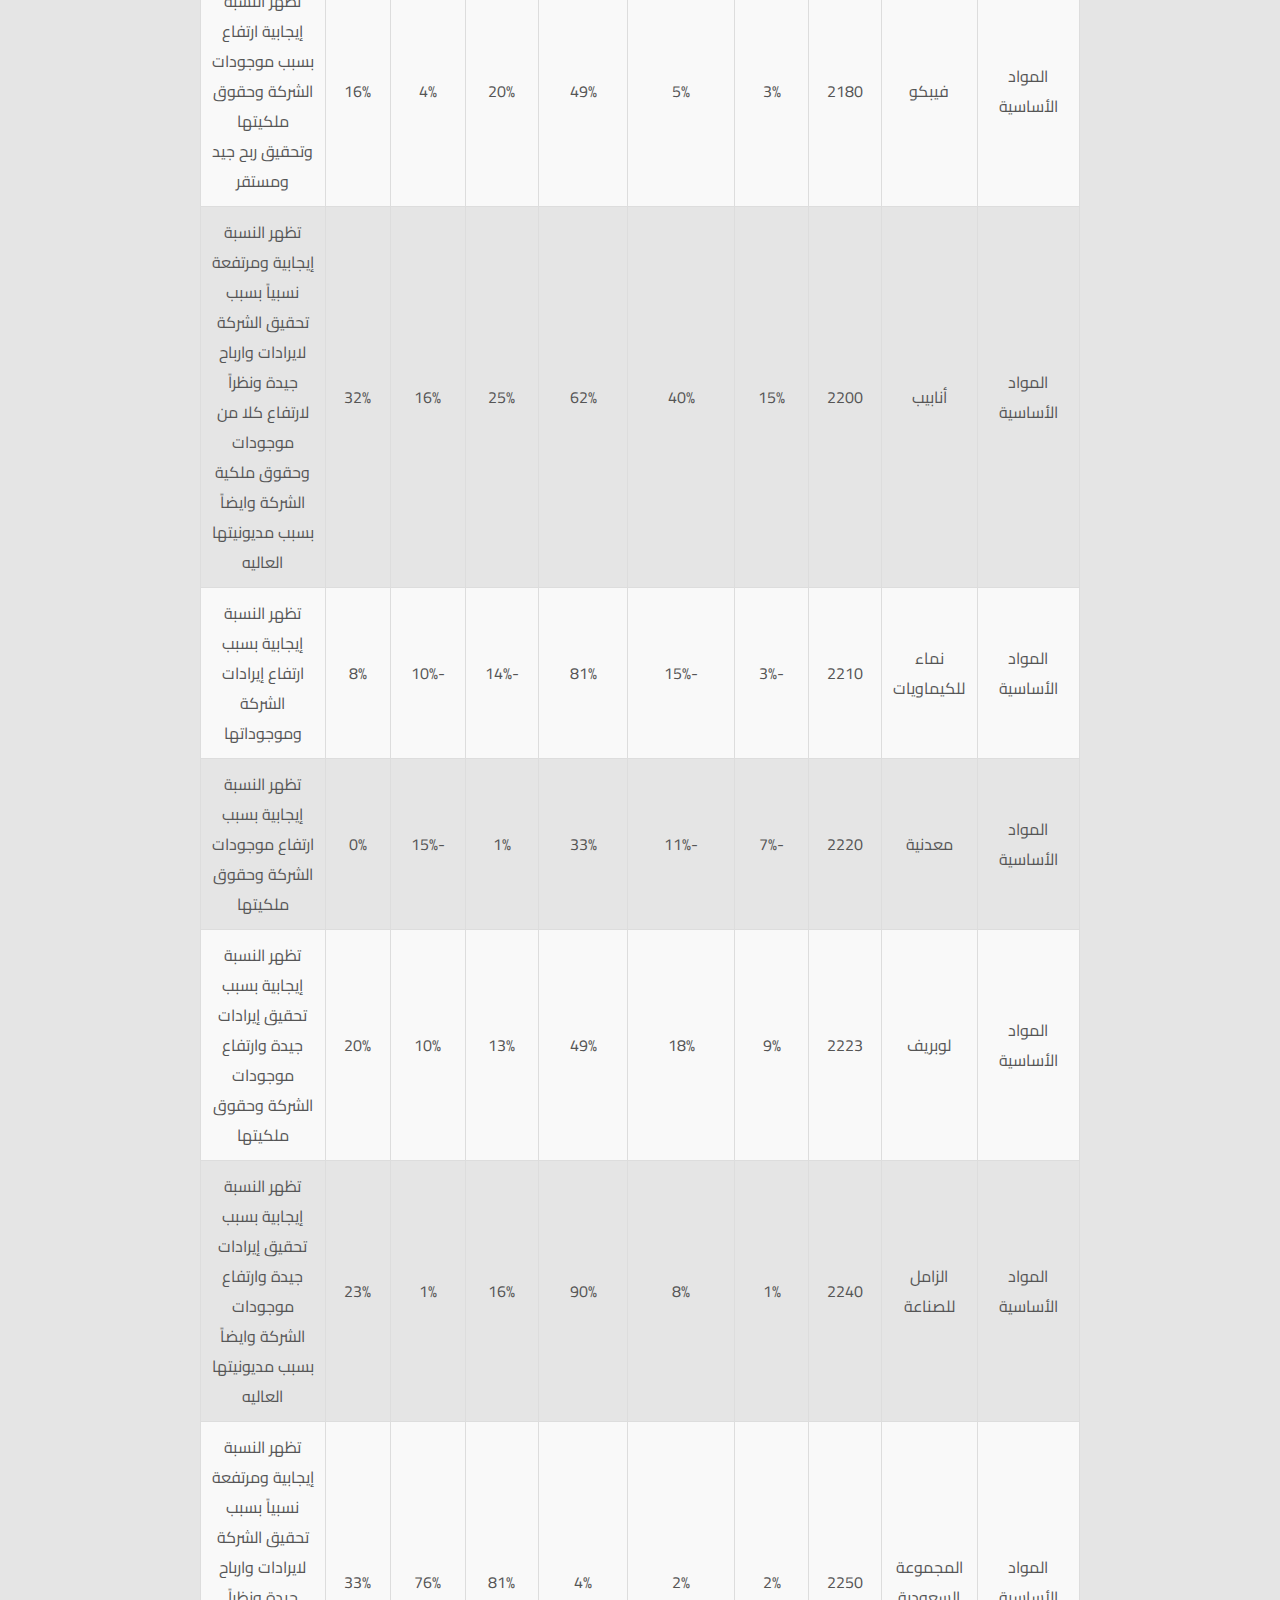
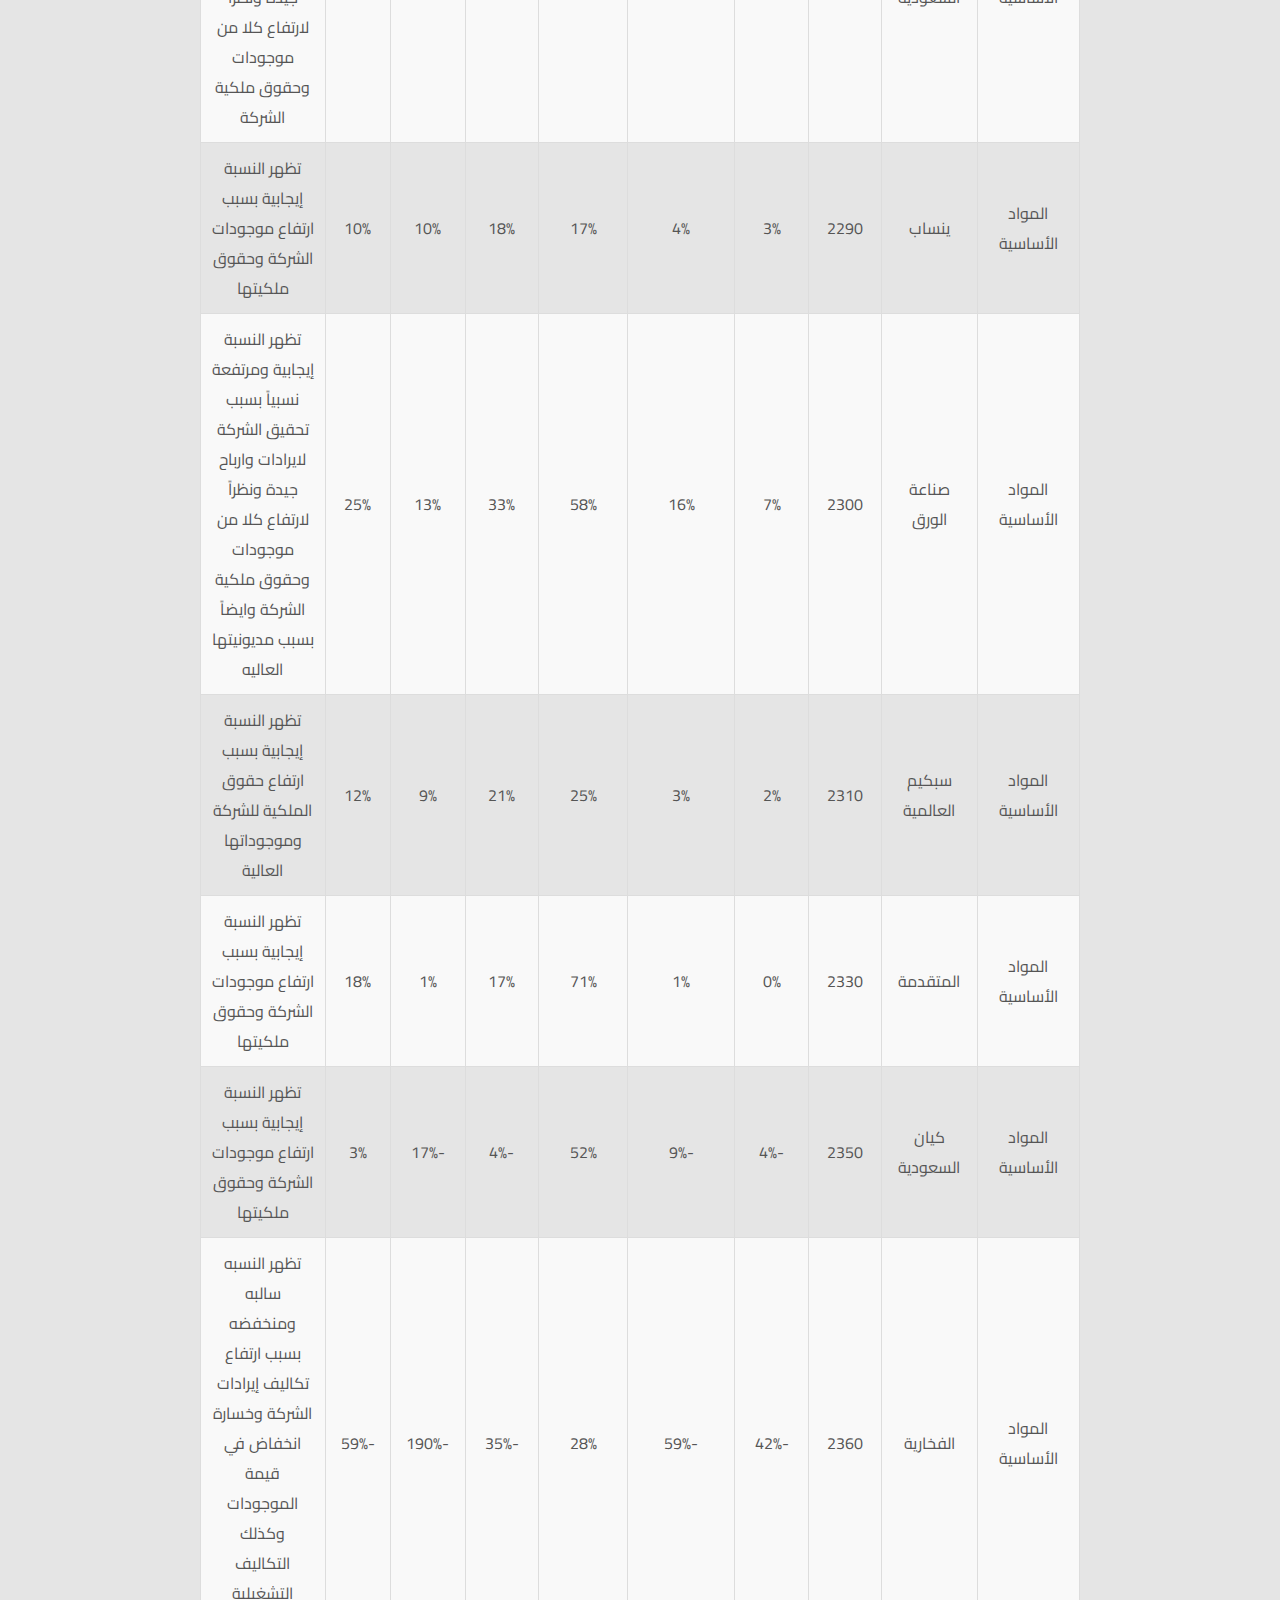
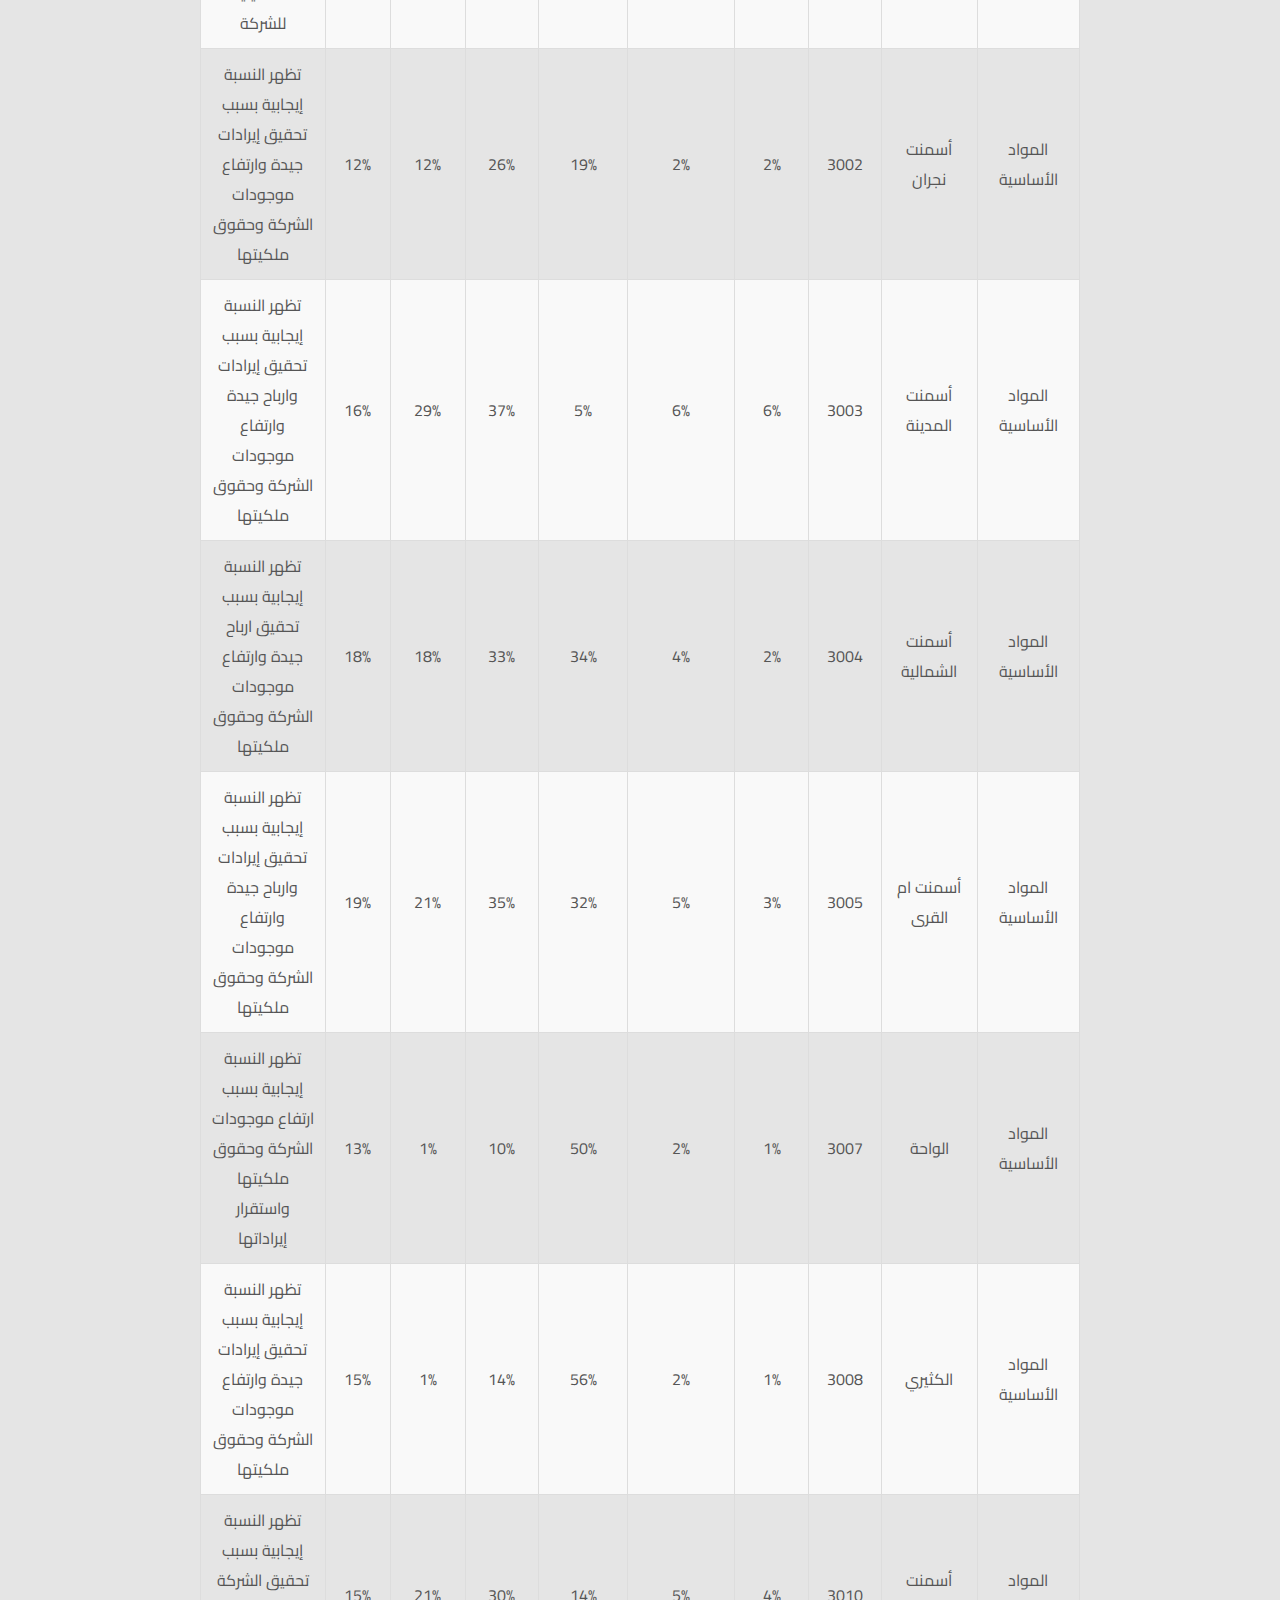
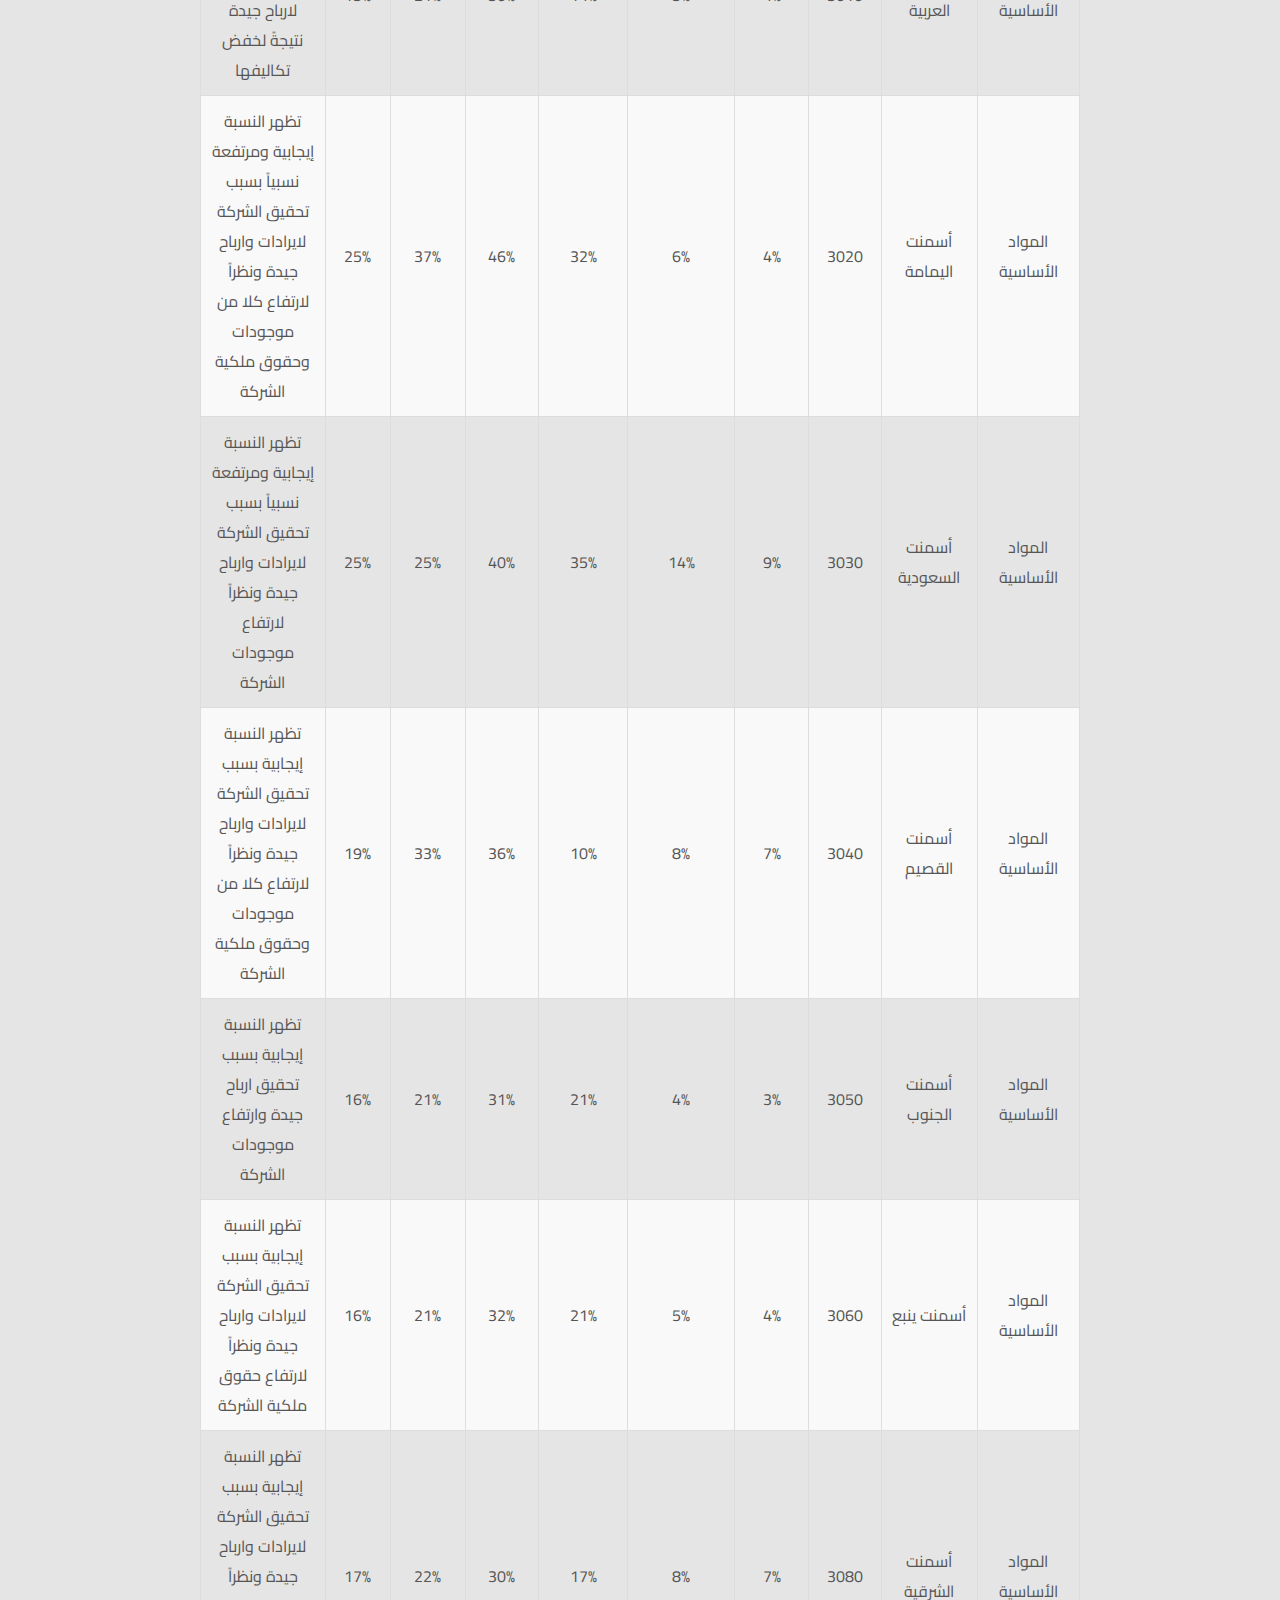
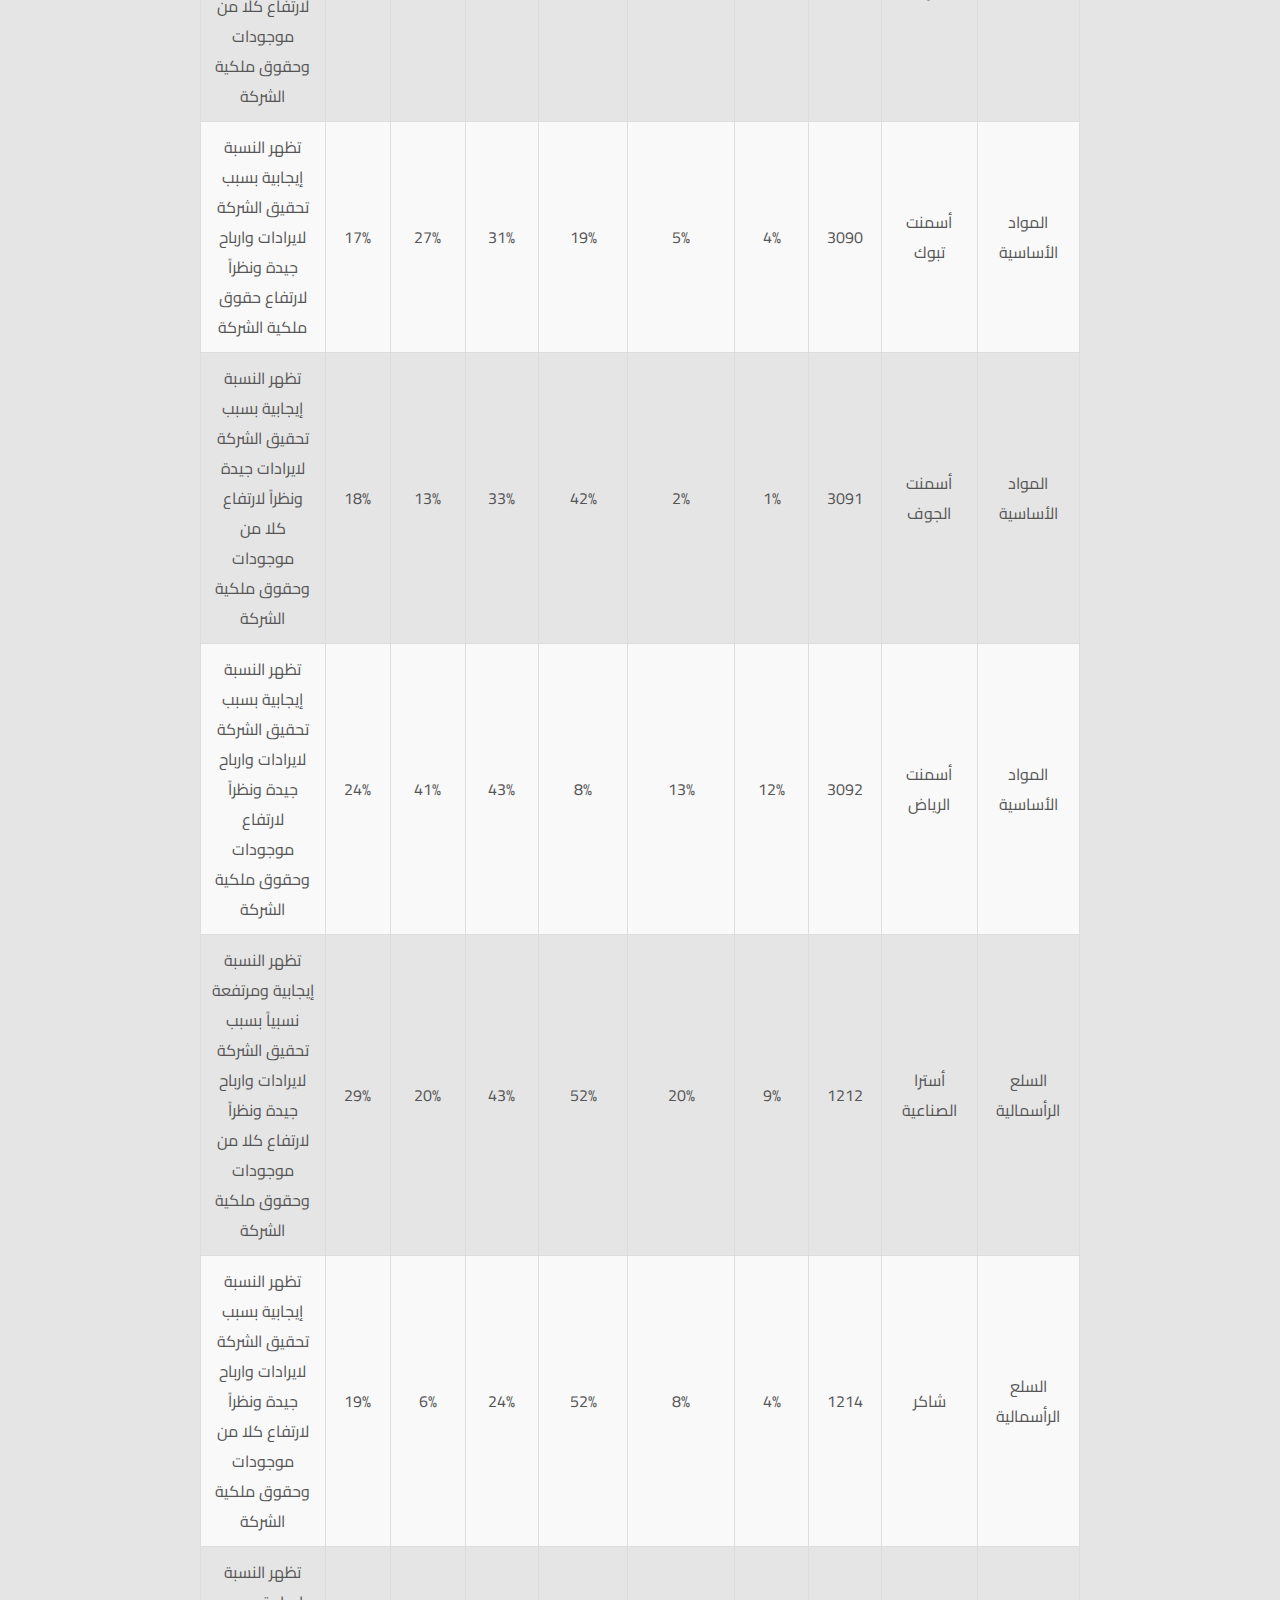
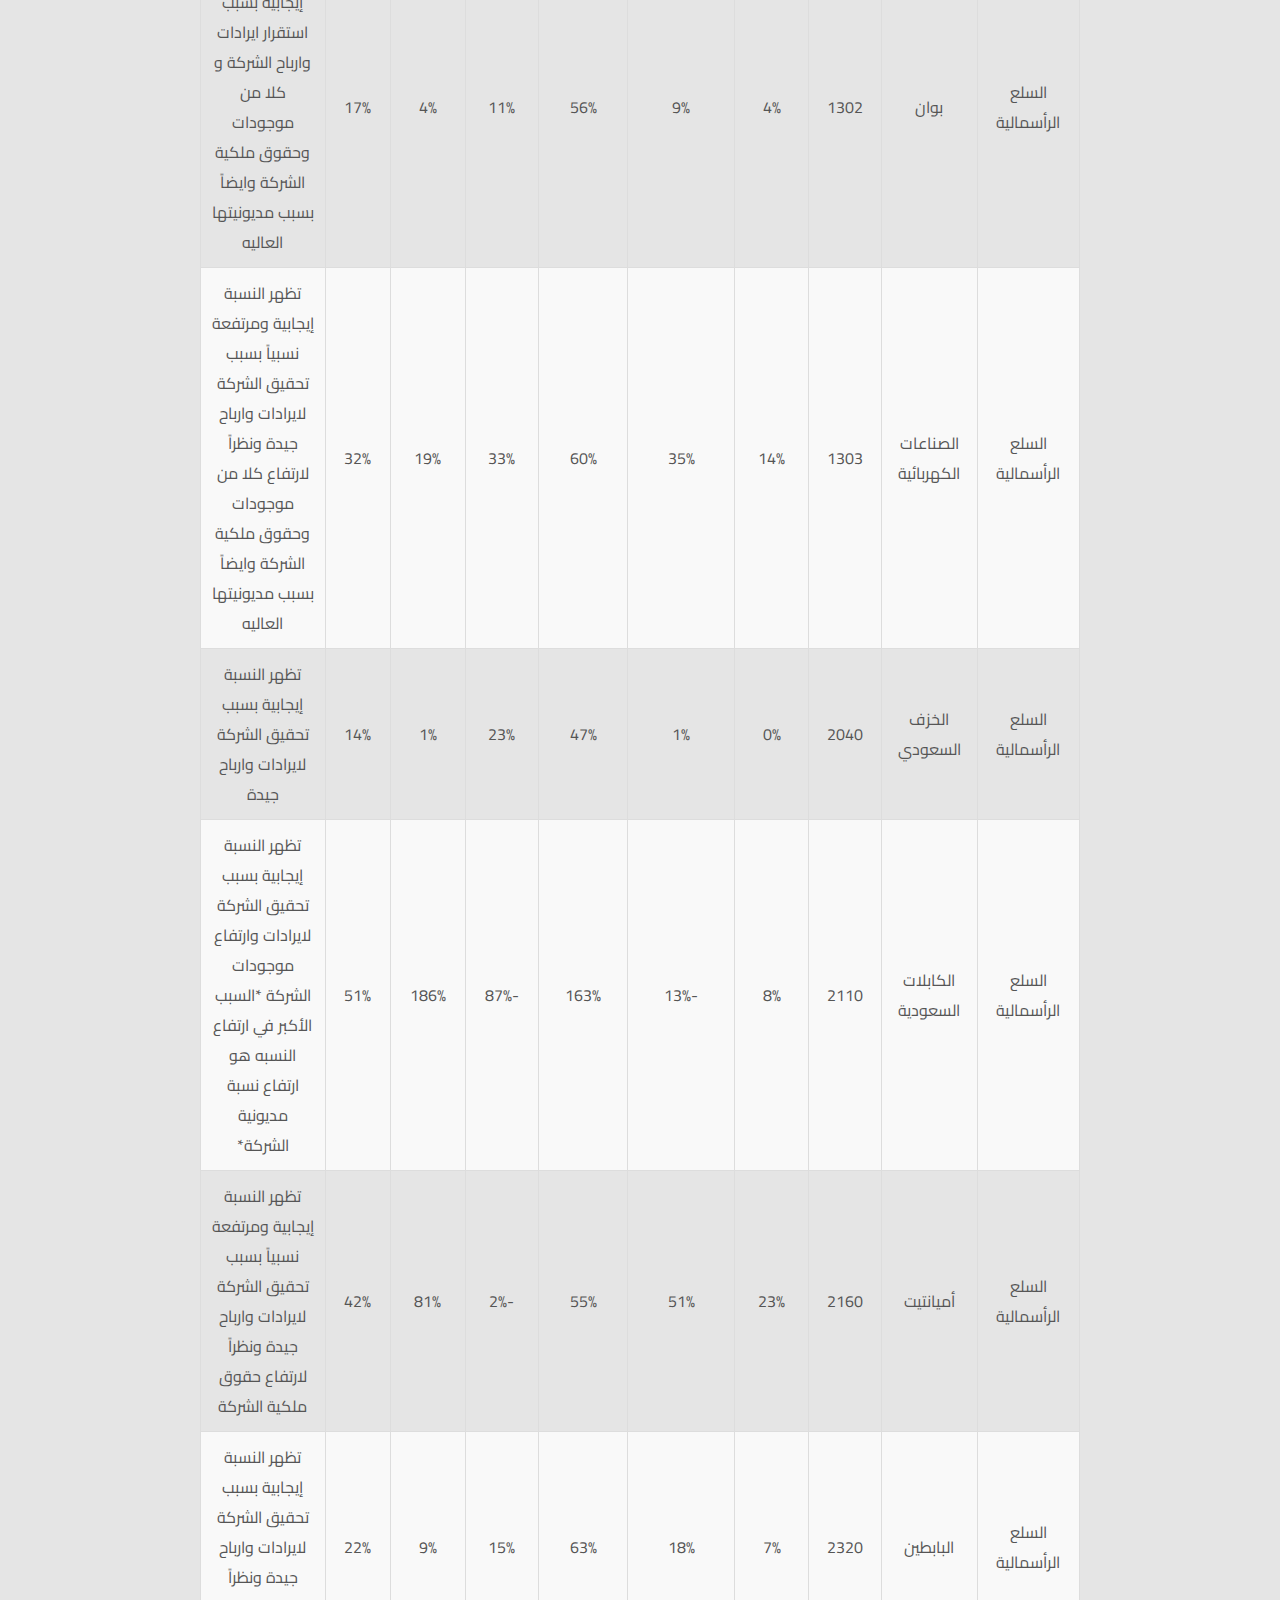
<file: financial.html>
<!DOCTYPE html>
<html lang="ar" dir="rtl">
<head>
    
    <meta charset="UTF-8">
    <meta http-equiv="X-UA Compatible" content="IE-edge">
    <meta name="viewport" content="width=device-width, initial-scale=1.0">
    <link href="https://fonts.googleapis.com/css2?family=Cairo:wght@200..1000&display=swap" rel="stylesheet">
    <link rel="stylesheet" href="style.css">
    <title> شـارة | المؤشـرات </title> <!--عنوان التاب-->
    <link rel="stylesheet" href="https://cdnjs.cloudflare.com/ajax/libs/font-awesome/6.0.0-beta3/css/all.min.css">
</head>
<body>
      <!-- <header>
        <a href="#" class="logo">شـارة</a>
        <nav class="navigation">
            <ul class="nav-item">
            <a href="#services"> خدمـاتنا </a>
            <a href="#projects"> اعمـالنا السابقة</a>
            <a href="#Financial indicators"> المؤشـرات المالية</a>
            <a href="#about"> عن شارة</a>
            <a href="#contact"> تواصـل معنا </a>
        </nav>
        <i class="fas fa-bars"></i>
    </header>-->

    <!--Navbar section-->
    <Navbar section>
        <nav>
            <a href="index.html" class="logo">شـارة</a>
    
            <!-- زر فتح السايد بار (يظهر فقط في الجوالات) -->
            <div class="menu-toggle" onclick="toggleSidebar()">
                ☰
            </div>
    
            <!-- القائمة العادية -->
            <ul class="nav-items active">
                <li class="nav-item">
                    <a href="about.html" class="nav-link"> عن شارة</a>
                </li>
                <li class="nav-item">
                    <a href="ourservice.html" class="nav-link"> خدمـاتنا </a>
                </li>
                <li class="nav-item">
                    <a href="ourprojects.html" class="nav-link"> اعمـالنا السابقة</a> 
                </li>
                <li class="nav-item">
                    <a href="Financial.html" class="nav-link"> المؤشـرات المالية</a>
                </li>
                <li class="nav-item">
                    <a href="contact.html" class="nav-link"> تواصـل معنا </a>
                </li>
            </ul>
    
            <!-- السايد بار (يظهر فقط في الجوالات) -->
            <div id="sidebar" class="sidebar">
                <div class="close-btn" onclick="closeSidebar()">×</div> <!-- زر الإغلاق -->
                <ul>
                  <li><a href=""</a></li>
                    <li><a href=""</a></li>
                    <li><a href=""</a></li>
                    <li><a href="index.html">الصفحة الرئيسية</a></li>
                    <li><a href="about.html">عن شارة</a></li>
                    <li><a href="ourservice.html">خدماتنا</a></li>
                    <li><a href="ourprojects.html">أعمالنا السابقة</a></li>
                    <li><a href="Financial.html">المؤشرات المالية</a></li>
                    <li><a href="contact.html">تواصل معنا</a></li>
                </ul>
            </div>
        </nav>
    </Navbar>
    
    <section class="Financial">
        <div class="Financial-cont">
           <h2><span>المؤشرات المـالية </span> </h2>
           
           </div>
           </section>



           <section>
            <table id="stockTable">
              <thead>
                <tr>
                  <th colspan="3"></th>
                  <!-- ترك ثلاث خلايا فارغة للعمود الأول والثاني والثالث -->
                  <th colspan="5" style="text-align: center">النسب المالية</th>
                  <!-- العمود الرابع إلى الثامن -->
                </tr>
                <tr>
                  <th>القطاع</th>
                  <th>اسم الشركة</th>
                  <th>رمز الشركة</th>
                  <th>العائد على الأصول</th>
                  <th>العائد على حقوق المساهمين</th>
                  <th>المديونية</th>
                  <th>هامش اجمالي الربح</th>
                  <th>هامش صافي الربح</th>
                  <th>مؤشر شارة</th>
                  <th>تفسير مؤشر شارة</th>
                </tr>
              </thead>
              <tbody>
                <!-- البيانات ستظهر هنا -->
              </tbody>
            </table>
          </section>
          <!-- الجداول ستضاف هنا باستخدام JavaScript -->
      
          <footer style="text-align: center; padding: 20px; background-color: #f1f1f1;">
            <div class="social-icons">
                <a href="https://wa.me/966502187235" target="_blank">
                    <i class="fab fa-whatsapp whatsapp-icon"></i>
                </a>
                <a href="mailto:sharah84@hotmail.com"><i class="fa-solid fa-envelope"></i></a>
            </div>
            <p>&copy; 2025 جميع الحقوق محفوظة لـ مكتب شـارة </p>
        </footer>
        <script src="./script.js"></script>
        
        <script src="nav.js"></script>
        
        </body>
        </html>
</file>
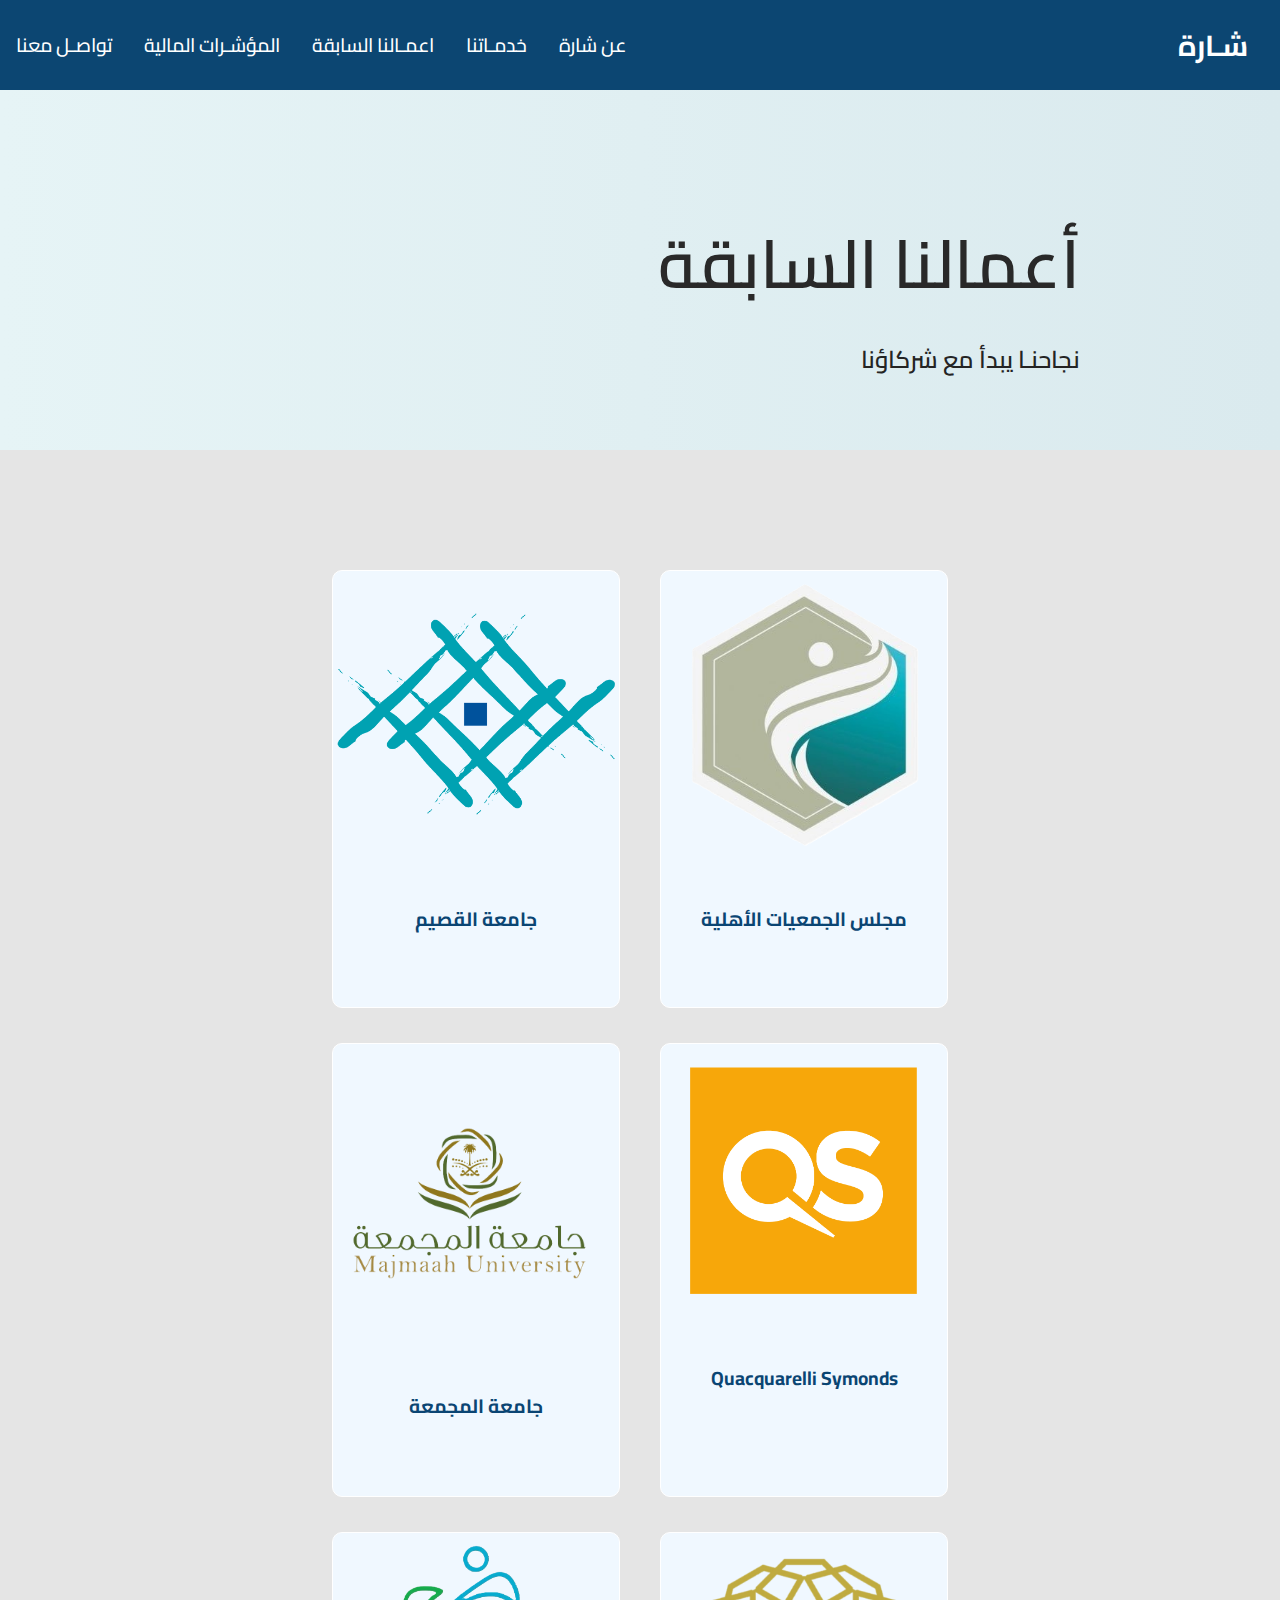
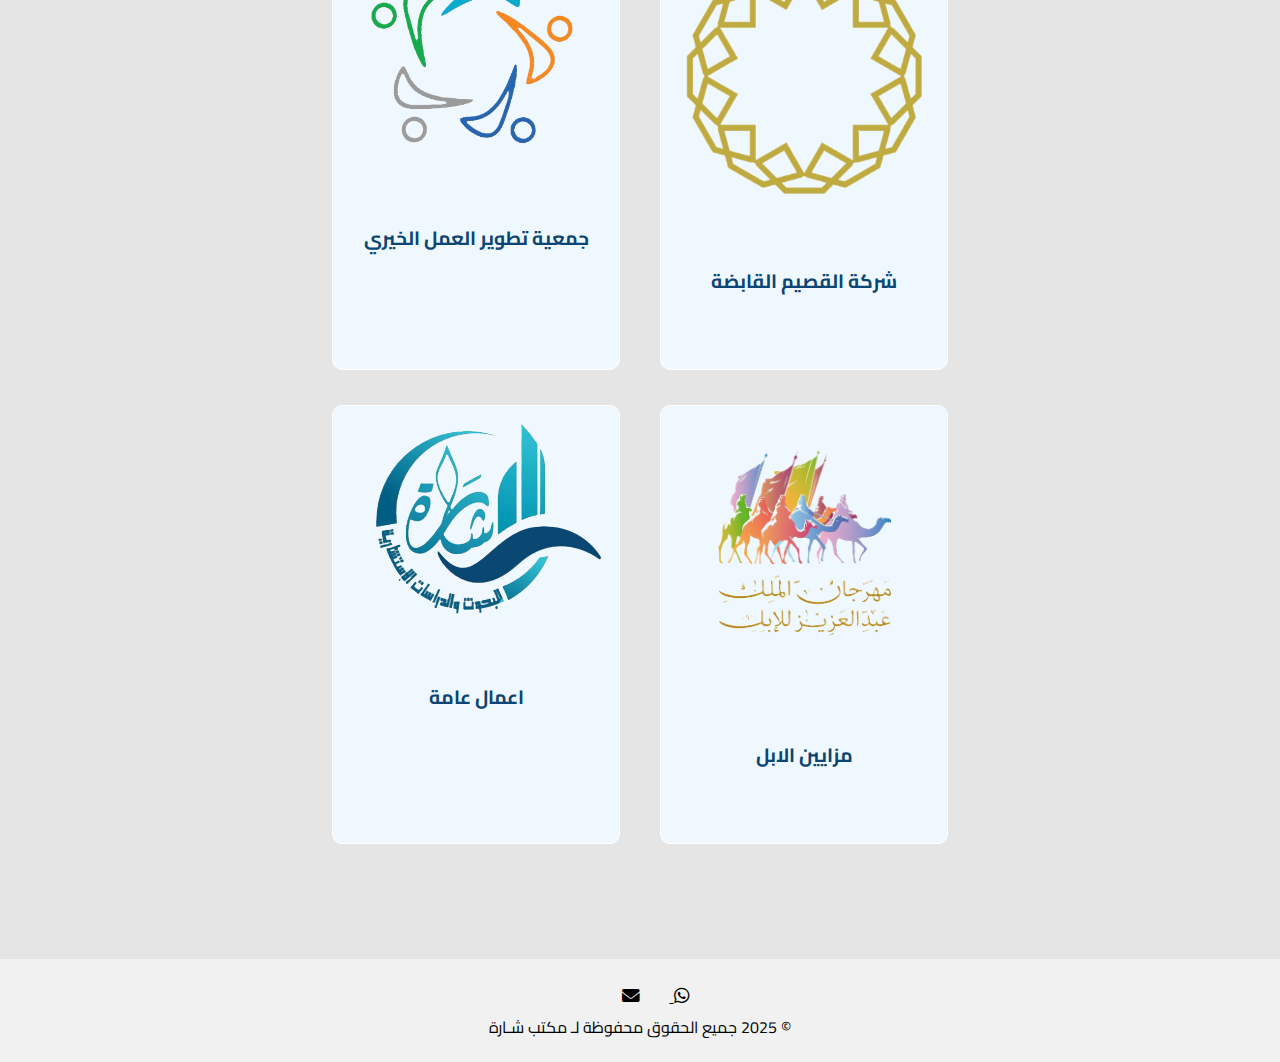
<file: ourprojects.html>
<!DOCTYPE html>
<html lang="ar" dir="rtl">
<head>
    
    <meta charset="UTF-8">
    <meta http-equiv="X-UA Compatible" content="IE-edge">
    <meta name="viewport" content="width=device-width, initial-scale=1.0">
    <link href="https://fonts.googleapis.com/css2?family=Cairo:wght@200..1000&display=swap" rel="stylesheet">
    <link rel="stylesheet" href="style.css">
    <title> شـارة | أعمالنا السابقة</title> <!--عنوان التاب-->
    <link rel="stylesheet" href="https://cdnjs.cloudflare.com/ajax/libs/font-awesome/6.0.0-beta3/css/all.min.css">
</head>
<body>
   <!-- <header>
        <a href="#" class="logo">شـارة</a>
        <nav class="navigation">
            <ul class="nav-item">
            <a href="#services"> خدمـاتنا </a>
            <a href="#projects"> اعمـالنا السابقة</a>
            <a href="#Financial indicators"> المؤشـرات المالية</a>
            <a href="#about"> عن شارة</a>
            <a href="#contact"> تواصـل معنا </a>
        </nav>
        <i class="fas fa-bars"></i>
    </header>-->

    <!--Navbar section-->
    <Navbar section>
        <nav>
            <a href="index.html" class="logo">شـارة</a>
    
            <!-- زر فتح السايد بار (يظهر فقط في الجوالات) -->
            <div class="menu-toggle" onclick="toggleSidebar()">
                ☰
            </div>
    
            <!-- القائمة العادية -->
            <ul class="nav-items active">
                <li class="nav-item">
                    <a href="about.html" class="nav-link"> عن شارة</a>
                </li>
                <li class="nav-item">
                    <a href="ourservice.html" class="nav-link"> خدمـاتنا </a>
                </li>
                <li class="nav-item">
                    <a href="ourprojects.html" class="nav-link"> اعمـالنا السابقة</a> 
                </li>
                <li class="nav-item">
                    <a href="Financial.html" class="nav-link"> المؤشـرات المالية</a>
                </li>
                <li class="nav-item">
                    <a href="contact.html" class="nav-link"> تواصـل معنا </a>
                </li>
            </ul>
    
            <!-- السايد بار (يظهر فقط في الجوالات) -->
            <div id="sidebar" class="sidebar">
                <div class="close-btn" onclick="closeSidebar()">×</div> <!-- زر الإغلاق -->
                <ul>
                    <li><a href=""</a></li>
                    <li><a href=""</a></li>
                    <li><a href=""</a></li>
                    <li><a href="index.html">الصفحة الرئيسية</a></li>
                    <li><a href="about.html">عن شارة</a></li>
                    <li><a href="ourservice.html">خدماتنا</a></li>
                    <li><a href="ourprojects.html">أعمالنا السابقة</a></li>
                    <li><a href="Financial.html">المؤشرات المالية</a></li>
                    <li><a href="contact.html">تواصل معنا</a></li>
                </ul>
            </div>
        </nav>
    </Navbar>
    
    <section class="ourprojects">
        <div class="ourprojects-cont">
           <h2><span>أعمالنا السابقة  </span> </h2>
           <h3>نجاحنـا يبدأ مع شركاؤنا   </h3>
           </div>
           </section>

    <section class="our-projects" id="projects">
        <div class="content">
            <div class="project-card">
                <div class="project-image">
                    <img src="images/mjls22.png">
                </div>
                <div class="info">
                    <h3> مجلس الجمعيات الأهلية</h3>
                    <p class="card-description">عمل المكتب على مشروع مركز الاستدامة المالية </p>
                </div>
            </div>

        <div class="project-card">
            <div class="project-image">
                <img src="images/quimage.jpeg">
            </div>
            <div class="info">
                <h3>جامعة القصيم </h3>
                <p class="card-description">
                    <ul>
                    <li> عمل المكتب على الوصف الوظيفي للمناصب الإدارية ومصفوفة الصلاحيات </li>
                    <li>وإعادة الهيكلة التعليمية والتنظيمية والمالية والتشغيلية</li>
                    <li>مشروع إقفال الخطة الاستراتيجية 1410-1420</li>
                    <li>إعداد الخطة الاستراتيجية 1441-1445</li>
                    </ul>
            </p>
            </div>
        </div>
        <div class="project-card">
            <div class="project-image">
                <img src="images/qs.png">
            </div>
            <div class="info">
                <h3>Quacquarelli Symonds </h3> 
                <p class="card-description">
                    يعمل المكتب ضمن عقد شراكة على تمثيل الشركة في المملكة وتنظيم فعاليات الشريك الأجنبي في مجالات الشركة التعليمية.</p>
               
            </div>
        </div>
        <div class="project-card">
            <div class="project-image">
                <img src="images/Majmaah1.png">
            </div>
            <div class="info">
                <h3>جامعة المجمعة </h3> 
                <p class="card-description">
                    عمل المكتب على تعزيز تصنيف جامعة المجمعة </p>
               
            </div>
        </div>
    <div class="project-card">
        <div class="project-image">
            <img src="images/qassim1.png">
        </div>
        <div class="info">
           <h3> شركة القصيم القابضة</h3>
           <p class="card-description">
                عمل المكتب على مشروع دراسة استعمالات ارض</p>
           
        </div>
    </div>
    <div class="project-card">
        <div class="project-image">
            <img src="images/tatweer1.png">
        </div>
        <div class="info">
            <h3>جمعية تطوير العمل الخيري</h3>
            <p class="card-description">
                    عمل المكتب على خطة استراتيجية 
                    <br>
                    واستثمار الفوائض المالية في مؤسسات القطاع الخيري
</p>
        </div>
    </div>

    <div class="project-card">
        <div class="project-image">
            <img src="images/camel1.png">
        </div>
        <div class="info">
            <h3> مزايين الابل </h3>
            <p class="card-description">
                عمل المكتب على
            الشروط والمواصفات لمشروع خاص            </p>
        </div>
    </div>

    <div class="project-card">
        <div class="project-image">
            <img src="images/shara12.png">
        </div>
        <div class="info">
            <h3>اعمال عامة</h3>
            <p class="card-description">
                    <ul>
                    <li>مشروع استثمار الفوائض المالية في المؤسسات الأهلية </li>
                    <li> دراسات جدوى لعدد من المشروعات المتوسطة والصغيرة</li>
                    <li>مشروع البدائل الاستثمارية للأصول العقارية لأحد رجال  الأعمال </li>
                    <li> هيكلة الأعمال لعدد من المشاريع الخاصة </li>
                    </ul>
            </p>
        </div>
    </div>

</section>



<footer style="text-align: center; padding: 20px; background-color: #f1f1f1;">
    <div class="social-icons">
        <a href="https://wa.me/966502187235" target="_blank">
            <i class="fab fa-whatsapp whatsapp-icon"></i>
        </a>
        <a href="mailto:sharah84@hotmail.com"><i class="fa-solid fa-envelope"></i></a>
    </div>
    <p>&copy; 2025 جميع الحقوق محفوظة لـ مكتب شـارة </p>
</footer>
<script src="./script.js"></script>

<script src="nav.js"></script>

</body>
</html>
</file>
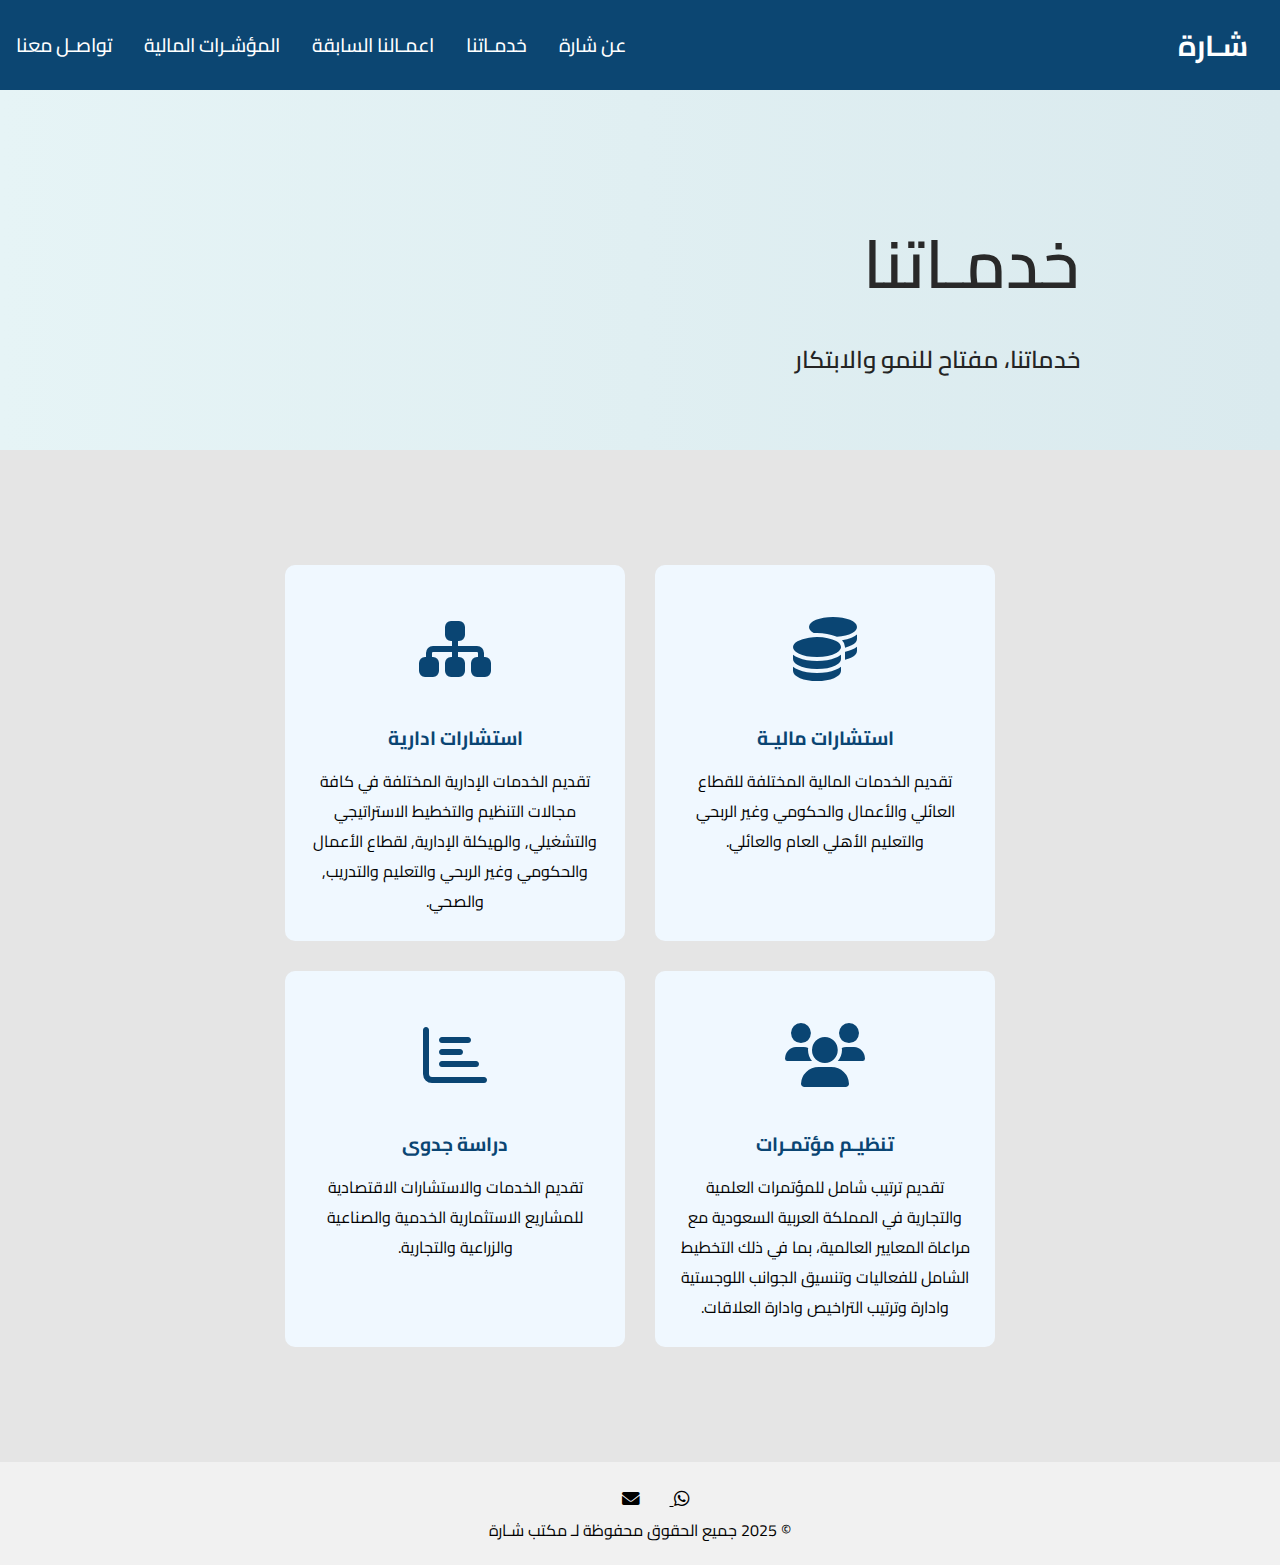
<file: ourservice.html>
<!DOCTYPE html>
<html lang="ar" dir="rtl">
<head>
    
    <meta charset="UTF-8">
    <meta http-equiv="X-UA Compatible" content="IE-edge">
    <meta name="viewport" content="width=device-width, initial-scale=1.0">
    <link href="https://fonts.googleapis.com/css2?family=Cairo:wght@200..1000&display=swap" rel="stylesheet">
    <link rel="stylesheet" href="style.css">
    <title> شـارة | خدمـاتنا</title> <!--عنوان التاب-->
    <link rel="stylesheet" href="https://cdnjs.cloudflare.com/ajax/libs/font-awesome/6.0.0-beta3/css/all.min.css">
</head>
<body>
   <!-- <header>
        <a href="#" class="logo">شـارة</a>
        <nav class="navigation">
            <ul class="nav-item">
            <a href="#services"> خدمـاتنا </a>
            <a href="#projects"> اعمـالنا السابقة</a>
            <a href="#Financial indicators"> المؤشـرات المالية</a>
            <a href="#about"> عن شارة</a>
            <a href="#contact"> تواصـل معنا </a>
        </nav>
        <i class="fas fa-bars"></i>
    </header>-->

    <!--Navbar section-->
    <Navbar section>
        <nav>
            <a href="index.html" class="logo">شـارة</a>
    
            <!-- زر فتح السايد بار (يظهر فقط في الجوالات) -->
            <div class="menu-toggle" onclick="toggleSidebar()">
                ☰
            </div>
    
            <!-- القائمة العادية -->
            <ul class="nav-items active">
                <li class="nav-item">
                    <a href="about.html" class="nav-link"> عن شارة</a>
                </li>
                <li class="nav-item">
                    <a href="ourservice.html" class="nav-link"> خدمـاتنا </a>
                </li>
                <li class="nav-item">
                    <a href="ourprojects.html" class="nav-link"> اعمـالنا السابقة</a> 
                </li>
                <li class="nav-item">
                    <a href="Financial.html" class="nav-link"> المؤشـرات المالية</a>
                </li>
                <li class="nav-item">
                    <a href="contact.html" class="nav-link"> تواصـل معنا </a>
                </li>
            </ul>
    
            <!-- السايد بار (يظهر فقط في الجوالات) -->
            <div id="sidebar" class="sidebar">
                <div class="close-btn" onclick="closeSidebar()">×</div> <!-- زر الإغلاق -->
                <ul>
                    <li><a href=""</a></li>
                    <li><a href=""</a></li>
                    <li><a href=""</a></li>
                    <li><a href="index.html">الصفحة الرئيسية</a></li>
                    <li><a href="about.html">عن شارة</a></li>
                    <li><a href="ourservice.html">خدماتنا</a></li>
                    <li><a href="ourprojects.html">أعمالنا السابقة</a></li>
                    <li><a href="Financial.html">المؤشرات المالية</a></li>
                    <li><a href="contact.html">تواصل معنا</a></li>
                </ul>
            </div>
        </nav>
    </Navbar>
    
    

    <section class="ourservices">
        <div class="ourservices-cont">
           <h2><span>خدمـاتنا </span> </h2>
           <h3>خدماتنا، مفتاح للنمو والابتكار</h3>
           </div>
           </section>

    <section class="cards" id="services">
        <div class="content">

            <div class="thi-card">
                <div class="icon">
                    <i class="fa-solid fa-coins"></i>
                </div>
                <div class="info">
                    <h3> استشارات ماليـة</h3>
                    <p>تقديم الخدمات المالية المختلفة للقطاع العائلي والأعمال والحكومي وغير الربحي والتعليم الأهلي العام والعائلي.</p>
                </div>
            </div>
            <div class="thi-card">
                <div class="icon">
                    <i class="fa-solid fa-sitemap"></i>
                </div>
                <div class="info">
                    <h3> استشارات ادارية</h3>
                    <p>تقديم الخدمات الإدارية المختلفة في كافة مجالات التنظيم والتخطيط الاستراتيجي والتشغيلي, والهيكلة الإدارية, لقطاع الأعمال والحكومي وغير الربحي والتعليم والتدريب, والصحي. </p>

                    </div>
            </div>

                    <div class="thi-card">
                        <div class="icon">
                            <i class="fa-solid fa-users"></i>
                        </div>
                        <div class="info">
                            <h3>تنظيـم مؤتمـرات  </h3>
                           <p>تقديم ترتيب شامل للمؤتمرات العلمية والتجارية في المملكة العربية السعودية مع مراعاة المعايير العالمية، بما في ذلك التخطيط الشامل للفعاليات وتنسيق الجوانب اللوجستية وادارة وترتيب التراخيص وادارة العلاقات.</p>
                        </div>
            </div>

            <div class="thi-card">
                <div class="icon">
                    <i class="fa-regular fa-chart-bar"></i>
                </div>
                <div class="info">
                    <h3> دراسة جدوى</h3>
                    <p>تقديم الخدمات والاستشارات الاقتصادية للمشاريع الاستثمارية الخدمية والصناعية والزراعية والتجارية.</p>
                </div>
            </div>
            
        </div>
    </section>


<footer style="text-align: center; padding: 20px; background-color: #f1f1f1;">
    <div class="social-icons">
        <a href="https://wa.me/966502187235" target="_blank">
            <i class="fab fa-whatsapp whatsapp-icon"></i>
        </a>
        <a href="mailto:sharah84@hotmail.com"><i class="fa-solid fa-envelope"></i></a>
    </div>
    <p>&copy; 2025 جميع الحقوق محفوظة لـ مكتب شـارة </p>
</footer>
<script src="./script.js"></script>

<script src="nav.js"></script>

</body>
</html>
</file>
<file: style.css>
@import url('https://fonts.googleapis.com/css2?family=Cairo:wght@200..1000&display=swap');

*{
    font-family: "Cairo", sans-serif;
    margin: 0;
    padding: 0;
    box-sizing: border-box;
    scroll-behavior: smooth;
}


nav{ 
    position:fixed;
    top: 0;
    right: 0;
    height:90px;
    width: 100%;
    z-index: 999;
    background-color: #0c4672;
    display: flex;

    justify-content:center;
    align-items:center;
}

.logo {
    text-decoration: none;
    color :#ffffff;
    font-weight: 700;
    font-size: 1.8em;
    position: absolute;
    right: 0;
    padding-right: 2rem;
}


nav .nav-items {
    color: #0a4573;
    text-decoration: none;
    font-size: 1.1em;
    font-weight: 500;
    display: flex;
    list-style-type: none;
    position: absolute;
    left: 0;

}

nav .nav-items .nav-item{
    padding: 0 1rem;
}

nav .nav-link{
    text-decoration: none;
    color: #ffffff;
    font-size: 1.1em;
}

nav .nav-link:hover{
    color: #82cdd7;
}

section {
    padding: 100px 200px;

}

body {
    background-color: #cecece88
    ;
}
    
.main {

    width: 100%;
    min-height: 80vh;
    display: flex;
    align-items: right;
    justify-content: right;
    position: relative; /* لضبط الطبقات */
    background: url('images/sh.jpg') no-repeat center ;
    background-size: cover;
    background-attachment: fixed;

}

    
.main h2 {
    
    color: #6b6b6b;

    font-size: 1.4em;
    font-weight: 500;

}


.main h2 span {
    display: inline-block;
    margin-top: 250px;
    margin-right: 0%;
    color: #5c5c5c;
    font-size: 3em;
    font-weight: 600;
    animation: moveUp 3s ease-in-out forwards;
}
@keyframes moveUp {
    0% {
        transform: translateY(100%);
        opacity: 0;
    }
    50% {
        transform: translateY(0);
        opacity: 1;
    }
    100% {
        transform: translateY(0%);
        opacity: 1;
    }
}

.main h3 {
    color: #8a8a8a;
    font-size: 2em;
    font-weight: 600;
    
    margin-top: 11px;
    margin-bottom: 30px;
    animation: moveUp 3s ease-in-out forwards;
}
@keyframes moveUp {
    0% {
        transform: translateY(100%);
        opacity: 0;
    }
    50% {
        transform: translateY(0);
        opacity: 1;
    }
    100% {
        transform: translateY(0%);
        opacity: 1;
    }
}

.main-btn{ 
    color: #ffffff;
    background-color: #0c4672;
    text-decoration: none;
    font-size: 1.1em;
    font-weight: 600;
    display: inline-block;
    padding: 0.9375em 2.187em;
    text-align: center;
    border-radius: 15px;
    margin-bottom: 30px;
    transition: 0.7s ease;
    position: absolute;
    animation: moveUp 3s ease;
}

@keyframes moveUp {
    0% {
        transform: translateY(100%);
        opacity: 0;
    }
    50% {
        transform: translateY(0);
        opacity: 1;
    }
    100% {
        transform: translateY(0%);
        opacity: 1;
    }
}

.main-btn:hover {
    background-color:#195d72 ;
    transform: scale(1.1);
}


.social-icons a{
    color:#000;
    font-size: 1.1em;
    padding-left: 30px;

}

.title {
    display: flex;
    justify-content: center;
    color: #0a4573;
    font-size: 2.2em;
    font-weight: 800;
    margin-bottom: 30px;

}

.content {
    display: flex;
    justify-content: center;
    flex-direction: row;
    flex-wrap:wrap;

}

.card {
    background-color: aliceblue;
    width: 21.25em;
    box-shadow: 0 5px 25px rgba(red, green, blue, alpha);
    border-radius: 10px;
    padding: 25px;
    margin: 15px;
    transition: 0.7s ease;
}
.card:hover{
    transform: scale(1.1);

}


.icon { 
    color: #0a4573;
    font-size: 4em;
    text-align: center;   
}
.info{
    text-align: center;

}
.info h3{
    color: #0a4573;
    font-size: 1.2em;
    font-weight: 700;
    margin: 10px;
   
}

.project {
    background-color: #0a4573;
}

.project.content {
    margin-top: 30px;
}

.project-card {
    background-color: #f0f8ff;
    border: 1px solid #fff;
    min-height: 10em;
    width: 18em;
    overflow: hidden;
    border-radius: 10px;
    margin: 20px;
    transition: 0.7s ease-in-out;
    margin-bottom: 15px;
    
}

.project-card:hover {
    transform: scale(1.1);
}

/* إخفاء النص الثانوي افتراضيًا */
.project-title .project-category {
    display: none;
}

/* إظهار النص الثانوي عند التمرير بالماوس */
.project-card:hover .project-title .project-category {
    display: block;
}

.project-card a {
    align-items: center;
}

.ourprojects a { /* تم تصحيح الاسم هنا */
    align-items: center;
}

.project-card image{
    object-fit: cover;
    padding-bottom: 20px;
    padding-top: 20px;
    margin-bottom: 15px;
}

.project-image img {
  
    padding-bottom: 10px; /* مسافة بين الصورة والنص داخل العنصر */
    width: 100%;
    height: 100%;
    margin-bottom: 15px;
    
}

.project-info {
    padding: 2em;
}

.project-category {
    font-size: 1em;
    color: #000;

}


/* إخفاء النص الثانوي بشكل افتراضي */
.project-card card-description {
    font-size: 1em;
    font-weight: 700;
    color: #000000;
    opacity: 0; /* إخفاء النص الثانوي افتراضيًا */
    transform: translateY(20px); /* تحريك النص الثانوي لأسفل بشكل افتراضي */
    transition: opacity 0.3s ease, transform 0.3s ease;
}

/* إظهار النص الثانوي عند تحريك الماوس */
.project-card:hover .card-description {
    opacity: 1; /* إظهار النص الثانوي */
    transform: translateY(0); /* العودة إلى المكان الطبيعي للنص الثانوي */
}

.project-card ul {
    display: none; /* إخفاء العناصر <li> بشكل افتراضي */
}

.project-card:hover ul {
    display: block; /* إظهار العناصر <li> عند التمرير بالماوس */
}

.sec-btn{ 
    color: #ffffff;
    background-color: #0c4672;
    text-decoration: none;
    font-size: 1.1em;
    font-weight: 600;
    display: inline-block;
    padding: 0.9375em 2.187em;
    text-align: center;
    border-radius: 15px;
    margin-bottom: 30px;
    transition: 0.7s ease;
    padding-left: 1.7rem;
    right: 45%;
    position: absolute;
    margin-top: 15px;
}

.sec-btn:hover {
    background-color:#195d72 ;
    transform: scale(1.1);

}


.more-details {
    text-decoration: none;
    color: #0a4573;
}
.more-details:hover {
    color: #f0f8ff;

}
.contact .icon{
    font-size: 4.5em;
}

.contact .info h3{
    color: #000;
}
.contact .info p{
    font-size: 1.5em;
}

.contact-form {
    background-color: #0a4573;
    color: #ffffff;
    padding: 20px;
    border-radius: 10px;
    width: 300px;
    box-shadow: 0 0 15px rgba(0, 0, 0, 0.3);
    margin: auto;

}


.contact-form h2 {
    text-align: center;
    margin-bottom: 15px;
    display: flex;
    justify-content: center;
    align-items: center;
    
    
}

.contact-form input[type="text"],
.contact-form input[type="email"] {
    width: 100%;
    padding: 10px;
    margin: 10px 0;
    border: none;
    border-radius: 5px;
    box-sizing: border-box;
    
    
}

.contact-form input[type="text"]:focus,
.contact-form input[type="email"]:focus {
    outline: none;
    box-shadow: 0 0 5px rgba(0, 0, 0, 0.2);
    
}

.contact-form textarea {
    width: 100%;
    padding: 10px;
    margin: 10px 0;
    border: none;
    border-radius: 5px;
    box-sizing: border-box;

}

.contact-form button {
    width: 100%;
    padding: 10px;
    background-color: #1e8ba0;
    color: #0a4573;
    border: none;
    border-radius: 5px;
    cursor: pointer;
    font-size: 16px;
    transition: 0.3s ease;
    
}

.contact-form button:hover {
    background-color: #d1d1d1;
}


.h1 {
    font-size: 30px;
    color: #0a4573;
    text-align: center;
}





/* فيما يخص صفحة about */
.about{
    background: linear-gradient(to right, #e6f4f6, #cee0e6, #95acba);
    width: 100%;
    height: 65vh;
    background-size: 400% 400%; /* يحدد حجم الخلفية لتكون أكبر من حجم العنصر */
    animation: gradientShift 5s ease infinite; /* إضافة الأنيمشن */
}

@keyframes gradientShift {
    0% {
        background-position: 0% 50%;
    }
    50% {
        background-position: 100% 50%;
    }
    100% {
        background-position: 0% 50%;
    }

}

.about h4 {
    font-size: 16px;
    font-weight: 600;
    max-width: 1000px;
    color: #072236;
    text-align: right;
    animation: moveUp 3s ease-in-out forwards;
}

@keyframes moveUp {
    0% {
        transform: translateY(100%);
        opacity: 0;
    }
    50% {
        transform: translateY(0);
        opacity: 1;
    }
    100% {
        transform: translateY(0%);
        opacity: 1;
    }
}

.about h2 {
    
    color: #772020;
    font-size: 1.4em;
    font-weight: 500;
    text-align: center;
    animation: moveUp 3s ease-in-out forwards;
}

@keyframes moveUp {
    0% {
        transform: translateY(100%);
        opacity: 0;
    }
    50% {
        transform: translateY(0);
        opacity: 1;
    }
    100% {
        transform: translateY(0%);
        opacity: 1;
    }
}


.about h2 span {
    display: inline-block;
    margin-top: 100px;
    margin-right: 0%;
    color: #292929;
    font-size: 3em;
    font-weight: 600;
    
}

.about h3 {
    color: #242424;
    font-size: 2em;
    display: flex;
    font-weight: 600;
    text-align: right;
    margin-top: 11px;
    margin-bottom: 30px;    animation: moveUp 3s ease-in-out 
}

@keyframes moveUp {
    0% {
        transform: translateY(100%);
        opacity: 0;
    }
    50% {
        transform: translateY(0);
        opacity: 1;
    }
    100% {
        transform: translateY(0%);
        opacity: 1;
    }
}
    

.about p{
    display: inline-block;
    margin-top: 20px;
    color: #292929;
    font-size: 0.8em;
    font-weight: 600;
    text-align: right;
    max-width:  900px;;
    align-items: center;


}
.sec-card {
    background-color: aliceblue;
    width: 21.25em;
    box-shadow: 0 5px 25px rgba(red, green, blue, alpha);
    border-radius: 10px;
    padding: 20px;
    margin: 15px;
    transition: 0.7s ease;
    justify-content:center;
    text-align: justify;
    float:right;
    height: 22em;
    
    
    
}
.sec-card:container{
    text-align: right;
}
.sec-card:hover{
    transform: scale(1.1);

}
.sec-icon {
    font-size: 30px; 
    margin-right: 15px; 
}


.four-card {
    background-color: aliceblue;
    width: 930px;
    box-shadow: 0 5px 25px rgba(red, green, blue, alpha);
    border-radius: 10px;
    padding: 25px;
    margin: 15px;
    transition: 0.7s ease;
    justify-content: center;
    text-align: justify;
    float: right;
    
}
    
.four-card:container{
        text-align: right;
    
}
.four-card:hover{
    transform: scale(1.1);

}
.four-icon {
    font-size: 40px; 
    margin-right: 15px; 
}

/* فيما يخص صفحة ourservices*/

.ourservices{
    background: linear-gradient(to right, #e6f4f6, #cee0e6, #95acba);
    width: 100%;
    height: 50vh;
    background-size: 400% 400%; /* يحدد حجم الخلفية لتكون أكبر من حجم العنصر */
    animation: gradientShift 5s ease infinite; /* إضافة الأنيمشن */
}

@keyframes gradientShift {
    0% {
        background-position: 0% 50%;
    }
    50% {
        background-position: 100% 50%;
    }
    100% {
        background-position: 0% 50%;
    }

}
.ourservices h2 {
    
    color: #772020;
    font-size: 1.4em;
    font-weight: 500;
    text-align: right;
    animation: moveUp 3s ease-in-out forwards;
}

@keyframes moveUp {
    0% {
        transform: translateY(100%);
        opacity: 0;
    }
    50% {
        transform: translateY(0);
        opacity: 1;
    }
    100% {
        transform: translateY(0%);
        opacity: 1;
    }
}


.ourservices h2 span {
    display: inline-block;
    margin-top: 100px;
    margin-right: 0%;
    color: #292929;
    font-size: 3em;
    font-weight: 600;    animation: moveUp 3s ease-in-out forwards;
}

@keyframes moveUp {
    0% {
        transform: translateY(100%);
        opacity: 0;
    }
    50% {
        transform: translateY(0);
        opacity: 1;
    }
    100% {
        transform: translateY(0%);
        opacity: 1;
    }
}
    

.ourservices h3 {
    color: #242424;
    font-size: 1.5em;
    font-weight: 600;
    text-align: right;
    margin-top: 11px;
    margin-bottom: 30px;    animation: moveUp 3s ease-in-out forwards;
}

.ourprojects{
    background: linear-gradient(to right, #e6f4f6, #cee0e6, #95acba);
    width: 100%;
    height: 50vh;
    background-size: 400% 400%; /* يحدد حجم الخلفية لتكون أكبر من حجم العنصر */
    animation: gradientShift 5s ease infinite; /* إضافة الأنيمشن */
}

@keyframes gradientShift {
    0% {
        background-position: 0% 50%;
    }
    50% {
        background-position: 100% 50%;
    }
    100% {
        background-position: 0% 50%;
    }

}
.thi-card {
    background-color: aliceblue;
    width: 21.25em;
    box-shadow: 0 5px 25px rgba(red, green, blue, alpha);
    border-radius: 10px;
    padding: 25px;
    margin: 15px;
    transition: 0.7s ease;
    justify-content: center;
    text-align: justify;
    float: right;
    
}
    
.thi-card:container{
        text-align: right;
    
}
.thi-card:hover{
    transform: scale(1.1);

}
.thi-card:hover .card-info {
    opacity: 0; /* إخفاء العنوان */
    transform: translateY(-20px); /* تحريك العنوان إلى الأعلى عند التحويم */
}
.thi-icon {
    font-size: 40px; 
    margin-right: 15px; 
}

/* تنسيق محتوى الكارد */
.thi-card-content {
    position: relative;
    z-index: 1;

}
/* إخفاء النص الثانوي بشكل افتراضي */
.card-description {
    font-size: 1em;
    color: #000000;
    opacity: 0; /* إخفاء النص الثانوي افتراضيًا */
    transform: translateY(20px); /* تحريك النص الثانوي لأسفل بشكل افتراضي */
    transition: opacity 0.3s ease, transform 0.3s ease;
}

/* إظهار النص الثانوي عند تحريك الماوس */
.thi-card:hover .card-description {
    opacity: 1; /* إظهار النص الثانوي */
    transform: translateY(0); /* العودة إلى المكان الطبيعي للنص الثانوي */

}
/* فيما يخص صفحة الاعمال */

.ourprojects h2 {
    
    color: #772020;
    font-size: 1.4em;
    font-weight: 500;
    text-align: right;
    animation: moveUp 3s ease-in-out forwards;
}

@keyframes moveUp {
    0% {
        transform: translateY(100%);
        opacity: 0;
    }
    50% {
        transform: translateY(0);
        opacity: 1;
    }
    100% {
        transform: translateY(0%);
        opacity: 1;
    }
}


.ourprojects h2 span {
    display: inline-block;
    margin-top: 100px;
    margin-right: 0%;
    color: #292929;
    font-size: 3em;
    font-weight: 600;    animation: moveUp 3s ease-in-out forwards;
}

@keyframes moveUp {
    0% {
        transform: translateY(100%);
        opacity: 0;
    }
    50% {
        transform: translateY(0);
        opacity: 1;
    }
    100% {
        transform: translateY(0%);
        opacity: 1;
    }
}
    

.ourprojects h3 {
    color: #242424;
    font-size: 1.5em;
    font-weight: 600;
    text-align: right;
    margin-top: 11px;
    margin-bottom: 30px;    animation: moveUp 3s ease-in-out forwards;
}


/* فيما يخص صفحة المؤشرات  */
.Financial{
    background: linear-gradient(to right, #e6f4f6, #cee0e6, #95acba);
    width: 100%;
    height: 50vh;
    background-size: 400% 400%; /* يحدد حجم الخلفية لتكون أكبر من حجم العنصر */
    animation: gradientShift 5s ease infinite; /* إضافة الأنيمشن */
}

@keyframes gradientShift {
    0% {
        background-position: 0% 50%;
    }
    50% {
        background-position: 100% 50%;
    }
    100% {
        background-position: 0% 50%;
    }

}
.Financial h2 {
    
    color: #772020;
    font-size: 1.4em;
    font-weight: 500;
    text-align: right;
    animation: moveUp 3s ease-in-out forwards;
}

@keyframes moveUp {
    0% {
        transform: translateY(100%);
        opacity: 0;
    }
    50% {
        transform: translateY(0);
        opacity: 1;
    }
    100% {
        transform: translateY(0%);
        opacity: 1;
    }
}


.Financial h2 span {
    display: inline-block;
    margin-top: 100px;
    margin-right: 0%;
    color: #292929;
    font-size: 3em;
    font-weight: 600;    animation: moveUp 3s ease-in-out forwards;
}

@keyframes moveUp {
    0% {
        transform: translateY(100%);
        opacity: 0;
    }
    50% {
        transform: translateY(0);
        opacity: 1;
    }
    100% {
        transform: translateY(0%);
        opacity: 1;
    }
}
    
table {
    width: 100%;
    border-collapse: collapse;
    direction: rtl;
    margin: 20px 0;
}

table, th, td {
    border: 1px solid #ddd;
}

th, td {
    padding: 10px;
    text-align: center;
}

th {
    background-color: #f2f2f2;
    font-weight: bold;
}

tr:nth-child(even) {
    background-color: #f9f9f9;
}

tr:hover {
    background-color: #f1f1f1;
}

td {
    color: #555;
}

/* فيما يخص صفحة التواصل الاخيرة */

.contacts {
    background: linear-gradient(to right, #e6f4f6, #cee0e6, #95acba);
    width: 100%;
    height: 50vh;
    background-size: 400% 400%; /* يحدد حجم الخلفية لتكون أكبر من حجم العنصر */
    animation: gradientShift 5s ease infinite; /* إضافة الأنيمشن */
}

@keyframes gradientShift {
    0% {
        background-position: 0% 50%;
    }
    50% {
        background-position: 100% 50%;
    }
    100% {
        background-position: 0% 50%;
    }

}
.contacts h2 {
    
    color: #772020;
    font-size: 1.4em;
    font-weight: 500;
    text-align: right;
    animation: moveUp 3s ease-in-out forwards;
}

@keyframes moveUp {
    0% {
        transform: translateY(100%);
        opacity: 0;
    }
    50% {
        transform: translateY(0);
        opacity: 1;
    }
    100% {
        transform: translateY(0%);
        opacity: 1;
    }
}


.contacts h2 span {
    display: inline-block;
    margin-top: 100px;
    margin-right: 0%;
    color: #292929;
    font-size: 3em;
    font-weight: 600;    animation: moveUp 3s ease-in-out forwards;
}

@keyframes moveUp {
    0% {
        transform: translateY(100%);
        opacity: 0;
    }
    50% {
        transform: translateY(0);
        opacity: 1;
    }
    100% {
        transform: translateY(0%);
        opacity: 1;
    }
}
    

.contacts h3 {
    color: #242424;
    font-size: 1.5em;
    font-weight: 600;
    text-align: right;
    margin-top: 11px;
    margin-bottom: 30px;    animation: moveUp 3s ease-in-out forwards;
}

.card p{

    font-weight: 500;
    font-size: 1em;
    position:relative;
    text-decoration: none;
    color: black;
  }
.card a{
    text-decoration: none;
    color:#000
}


/* فيما يخص الفوتر footer */
.foot {
    background-color: #000;
    color: #fff;
    padding: 2em;
    display: flex;
    justify-content: space-between; 
}




.footer-title span {
    color:#1e8ba0;
}

.footer .social .icons{
    font-size: 1.3em;
    padding: 0 12px 0 0; 
}



/* عند عرض الشاشة بحجم أقل من 900px */
@media (max-width: 900px) {
    * {
        font-weight: 500;
        text-align: center; /* تغيير المحاذاة في الشاشات الصغيرة */
    }

    .main-cont {
        align-items: center;
        width: 100%;
    }

    section {
        padding: 80px 20px;
        align-items: center;
    }
}

/* عند عرض الشاشة بحجم أقل من 1024px */
@media (max-width: 1024px) {
    .main h2 span {
        display: inline-block;
        margin-top: 300px;
        margin-bottom: 0px;
        margin-right: 0;
        text-align: right;
        color: #5c5c5c;
        font-size: 2em;
        font-weight: 600;
    }
}

/* عند عرض الشاشة بحجم أقل من 768px (أجهزة الجوال) */
@media (max-width: 768px) {
    .main h2 span {
        margin-top: 50px;
        font-size: 1.5em; /* تقليل حجم الخط في الجوالات */
    }

    /* تنسيق زر الإغلاق */
    .close-btn {
        font-size: 40px;
        color: rgb(0, 0, 0);
        position: absolute;
        top: 20px;
        right: 20px;
        cursor: pointer;
        padding: 10px;
    }

    /* إخفاء السايد بار بشكل افتراضي */
    .sidebar {
        display: none;
        position: fixed;
        top: 0;
        right: 0;
        width: 250px;
        height: 100%;
        background-color: #f4fcfc;
        color: white;
        padding-top: 20px;
        z-index: 1000;
        transform: translateX(100%); /* إخفاء السايد بار خارج الشاشة */
        transition: transform 0.3s ease-in-out;
    }

    .sidebar ul {
        list-style-type: none;
        padding: 0;
    }

    .sidebar ul li {
        padding: 15px;
        text-align: center;
    }

    .sidebar ul li a {
        color: #0a4573;
        text-decoration: none;
    }

    /* إخفاء القائمة الأساسية عند فتح السايد بار */
    .nav-items.active {
        display: none;
    }

    /* إظهار السايد بار عند إضافة الفئة 'sidebar-open' */
    .sidebar-open {
        transform: translateX(0); /* إظهار السايد بار */
    }

    /* إظهار زر القائمة فقط في الشاشات الصغيرة */
    .menu-toggle {
        display: block;
        position: absolute; /* استخدام الوضع المطلق */
        top: 10px; /* المسافة من الأعلى */
        left: 20px; /* المسافة من اليسار */
        cursor: pointer;
        font-size: 30px;
        color: #ffffff;
        padding: 10px;
        z-index: 1001; /* تأكد من أن الزر يظهر فوق العناصر الأخرى */
    }

    .nav-items {
        display: block;
    }

    /* إظهار السايد بار عند النقر على زر القائمة */
    .sidebar {
        display: block;
    }
}

/* إخفاء السايد بار في الشاشات الأكبر من 768px */
@media (min-width: 769px){
    .sidebar {
        display: none;
    }

    .menu-toggle {
        display: none;
    }

}

@media (max-width: 768px) {
    table {
        font-size: 4px; /* تقليل حجم الخط في الجوال */
    }

    th, td {
        padding: 4px; /* تقليل الحشو داخل الخلايا على الجوال */
    }
}
@media screen and (max-width: 430px) {
    .main {
        background: url('images/mob.webp') no-repeat bottom ;
        background: rgba(56, 117, 173, 0.418); /* لون أزرق داكن شفاف */
        background-size: cover;
        background-attachment:fixed;
        padding:0;
        margin: 0;

    }

    .main h2 span {
        font-size: 35px; /* تقليل حجم h1 لشاشات صغيرة جدًا */
        color: #5c5c5c;
        position: 50px;
        top: 50px;
        right: 100px;
    }
    .main h3 {
        font-size: 20px; /* تقليل حجم h1 لشاشات صغيرة جدًا */
        color: #8a8a8a;    }

    .about h2 {
        font-size: 14px; /* تقليل حجم h2 لشاشات صغيرة جدًا */
    }

    .about h3 {
        font-size: 20px; /* تقليل حجم h3 لشاشات صغيرة جدًا */
    }

    .about h4 {
        font-size: 14px; /* تقليل حجم h4 لشاشات صغيرة جدًا */
    }
    .ourservices h2 {
        font-size: 17px; /* تقليل حجم h3 لشاشات صغيرة جدًا */
    }

    .ourservices h3 {
        font-size: 18px; /* تقليل حجم h4 لشاشات صغيرة جدًا */
    }
    .ourprojects h2 {
        font-size: 18px; /* تقليل حجم h4 لشاشات صغيرة جدًا */
    }
    .ourprojects h3 {
        font-size: 20px; /* تقليل حجم h4 لشاشات صغيرة جدًا */
    }
    .contacts h2{
        font-size: 18px; /* تقليل حجم h4 لشاشات صغيرة جدًا */
    }
    .Financial {
        background: linear-gradient(to right, #e6f4f6, #cee0e6, #95acba);
        width: 100%;
        height: 35vh;
        background-size: 400% 400%; /* يحدد حجم الخلفية لتكون أكبر من حجم العنصر */
        animation: gradientShift 5s ease infinite; /* إضافة الأنيمشن */
    }
    .Financial h2 {
        font-size: 12px; /* تقليل حجم h3 لشاشات صغيرة جدًا */
    }
    .main-btn {
        left: 50%; /* تعيين الزر في منتصف الصفحة */
        transform: translateX(-50%) translateY(-50%); /* تحريك الزر في المنتصف أفقيًا وعموديًا */
        top: 65%; /* تعيين الزر في المنتصف عموديًا */
        animation: none; /* إلغاء الأنيميشن في الشاشات الصغيرة */
    }
}



/* مقاس الشاشة الصغيرة للزر الاول  */

@media (max-width: 768px) {

    .main-btn {
        left: 50%; /* تعيين الزر في منتصف الصفحة */
        transform: translateX(-50%) translateY(-50%); /* تحريك الزر في المنتصف أفقيًا وعموديًا */
        top: 70%; /* تعيين الزر في المنتصف عموديًا */
        animation: none; /* إلغاء الأنيميشن في الشاشات الصغيرة */
    }
}

@media screen and (max-width: 768px) {
    .main {
        background: url('images/ipad.jpg') no-repeat  ;

        background-attachment:fixed;
        padding:0;
        margin: 0;

    }
    /* مقاس الشاشة الصغيرة للزر الثاني  */


}
    .sec-btn {
        left: 50%; /* تعيين الزر في منتصف الصفحة */
        transform: translateX(-50%); /* تحريك الزر ليتوسط عند المنتصف */
        right: auto; /* إلغاء الـ right ليكون الزر في المنتصف بشكل صحيح */
    }



@media (max-width : 820px) {
    .main-btn {
        left: 50%; /* تعيين الزر في منتصف الصفحة */
        transform: translateX(-50%) translateY(-50%); /* تحريك الزر في المنتصف أفقيًا وعموديًا */
        top: 80%; /* تعيين الزر في المنتصف عموديًا */
        animation: none; /* إلغاء الأنيميشن في الشاشات الصغيرة */
    }

}


/* مقاس الشاشة الصغيرة للزر الثاني  */

    .sec-btn {
        left: 50%; /* تعيين الزر في منتصف الصفحة */
        transform: translateX(-50%); /* تحريك الزر ليتوسط عند المنتصف */
        right: auto; /* إلغاء الـ right ليكون الزر في المنتصف بشكل صحيح */
    }

@media (max-width: 1024px) {
    .main {
        background: url('images/ipad.jpg') no-repeat bottom ;
        background-size: cover;
        background-attachment:fixed;
        background-size: contain; /* عرض الصورة بالكامل مع الحفاظ على النسب */
        background-position: center;
    }

    .sec-btn {
        left: 50%; /* تعيين الزر في منتصف الصفحة */
        transform: translateX(-50%); /* تحريك الزر ليتوسط عند المنتصف */
        right: auto; /* إلغاء الـ right ليكون الزر في المنتصف بشكل صحيح */
    }

.Financial {
    background: linear-gradient(to right, #e6f4f6, #cee0e6, #95acba);
    width: 100%;
    height: 30vh;
    background-size: 400% 400%; /* يحدد حجم الخلفية لتكون أكبر من حجم العنصر */
    animation: gradientShift 5s ease infinite; /* إضافة الأنيمشن */
}
@media (max-width: 1024px) {
table {
    font-size: 8px; /* تقليل حجم الخط في الجوال */   
}
th, td {
    padding: 4px; /* تقليل الحشو داخل الخلايا على الجوال */
}
}
}
</file>
